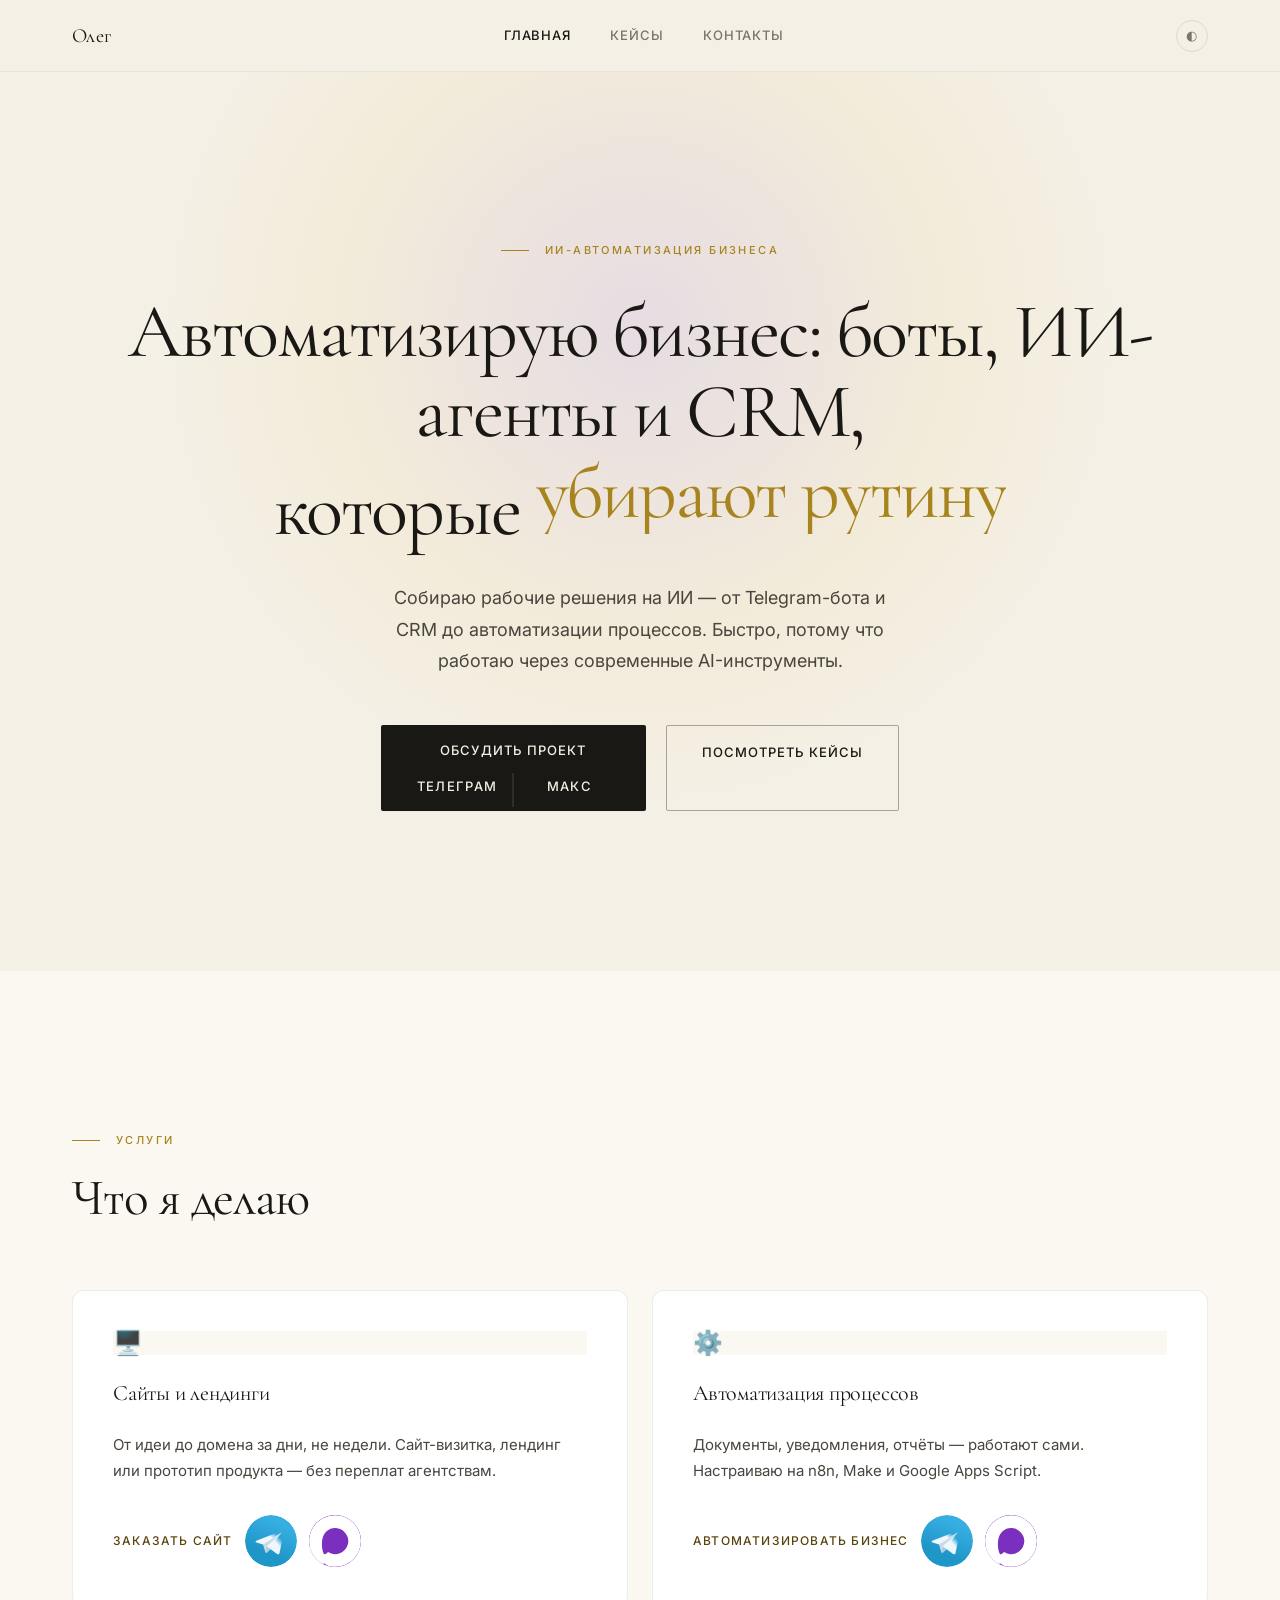
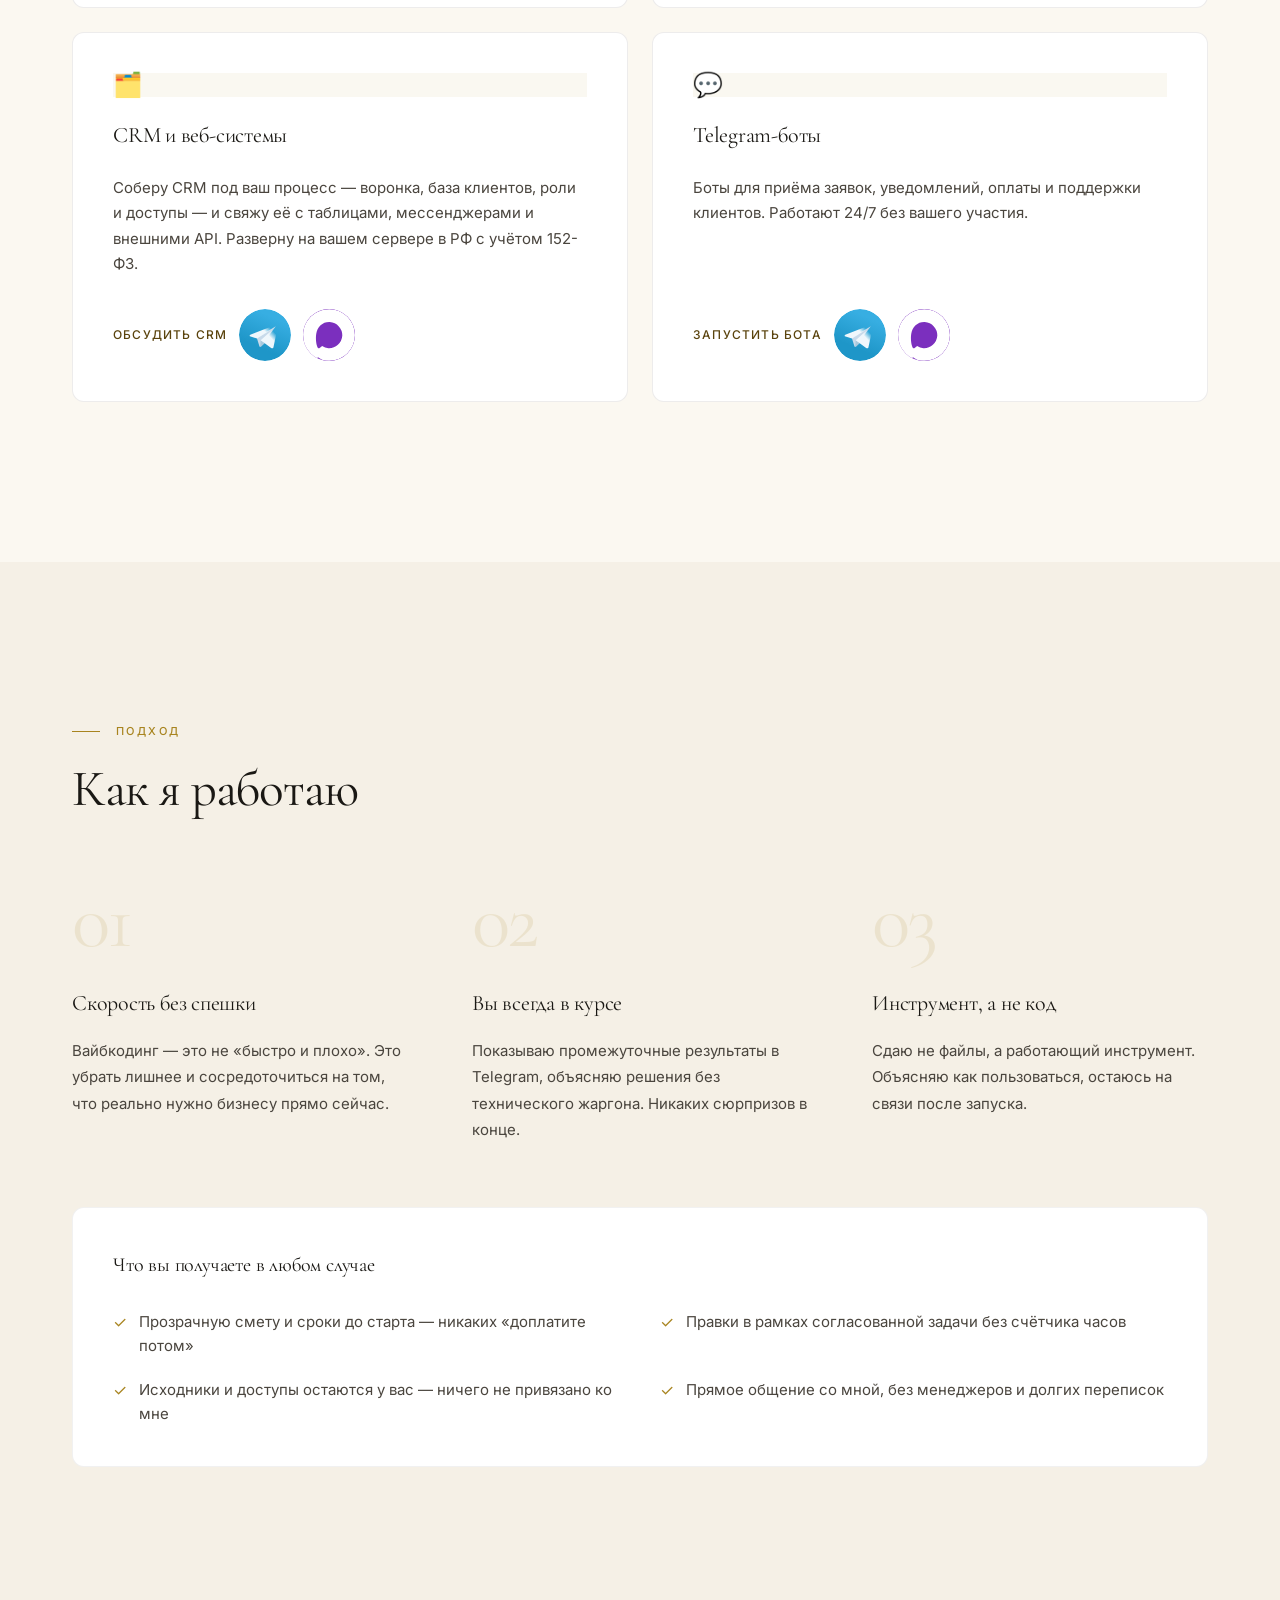
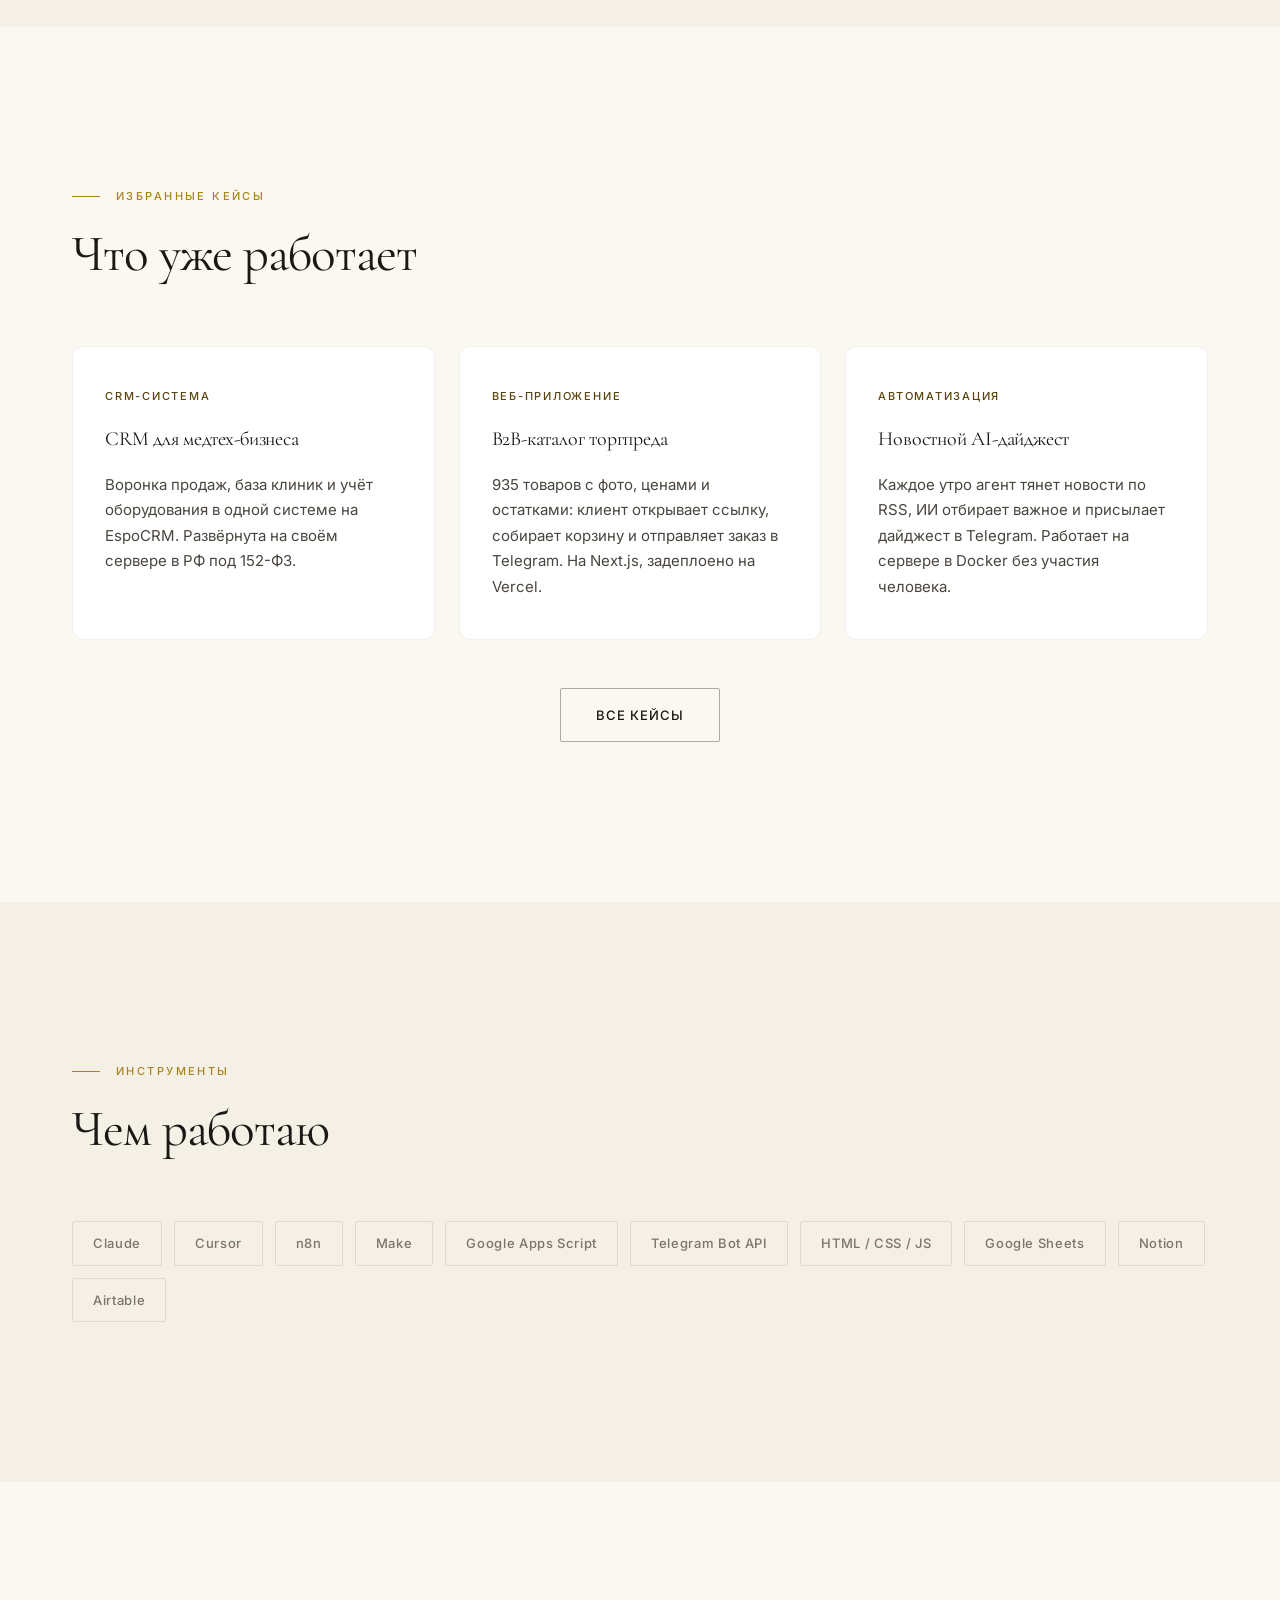
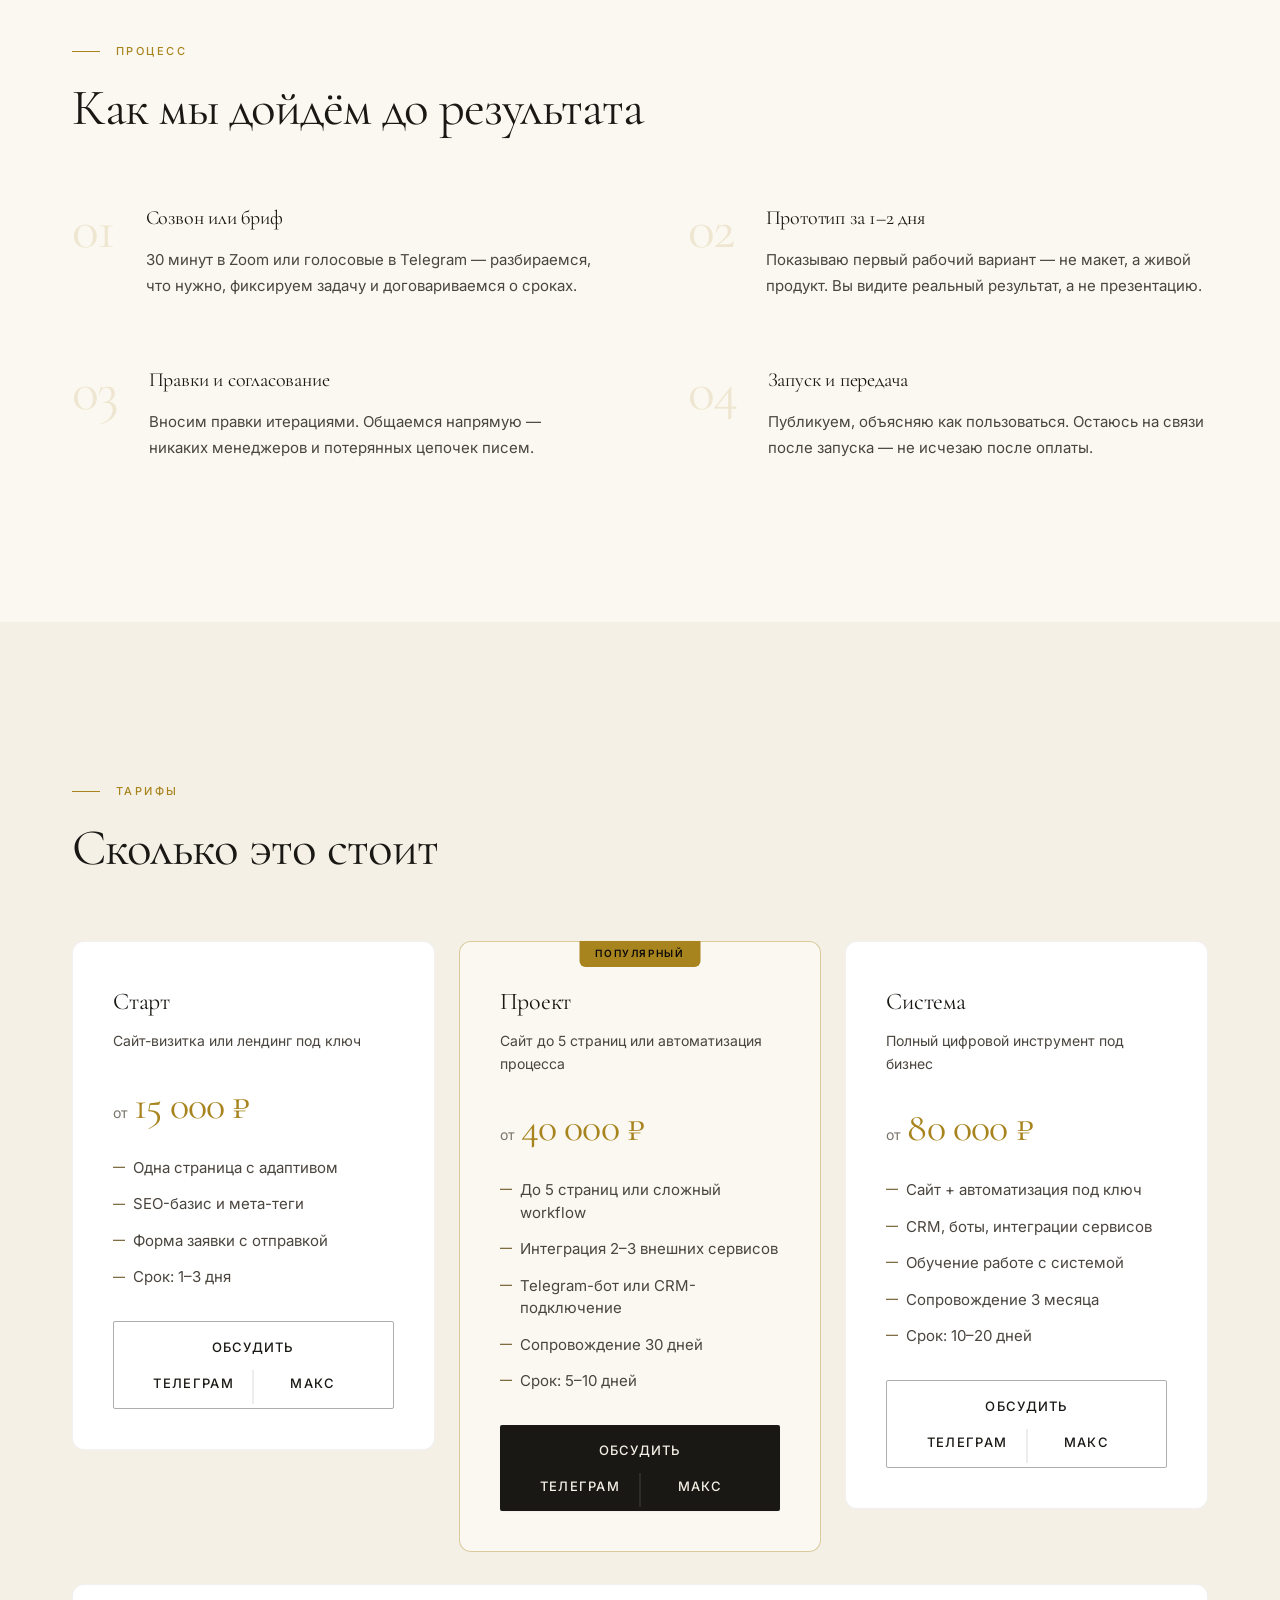
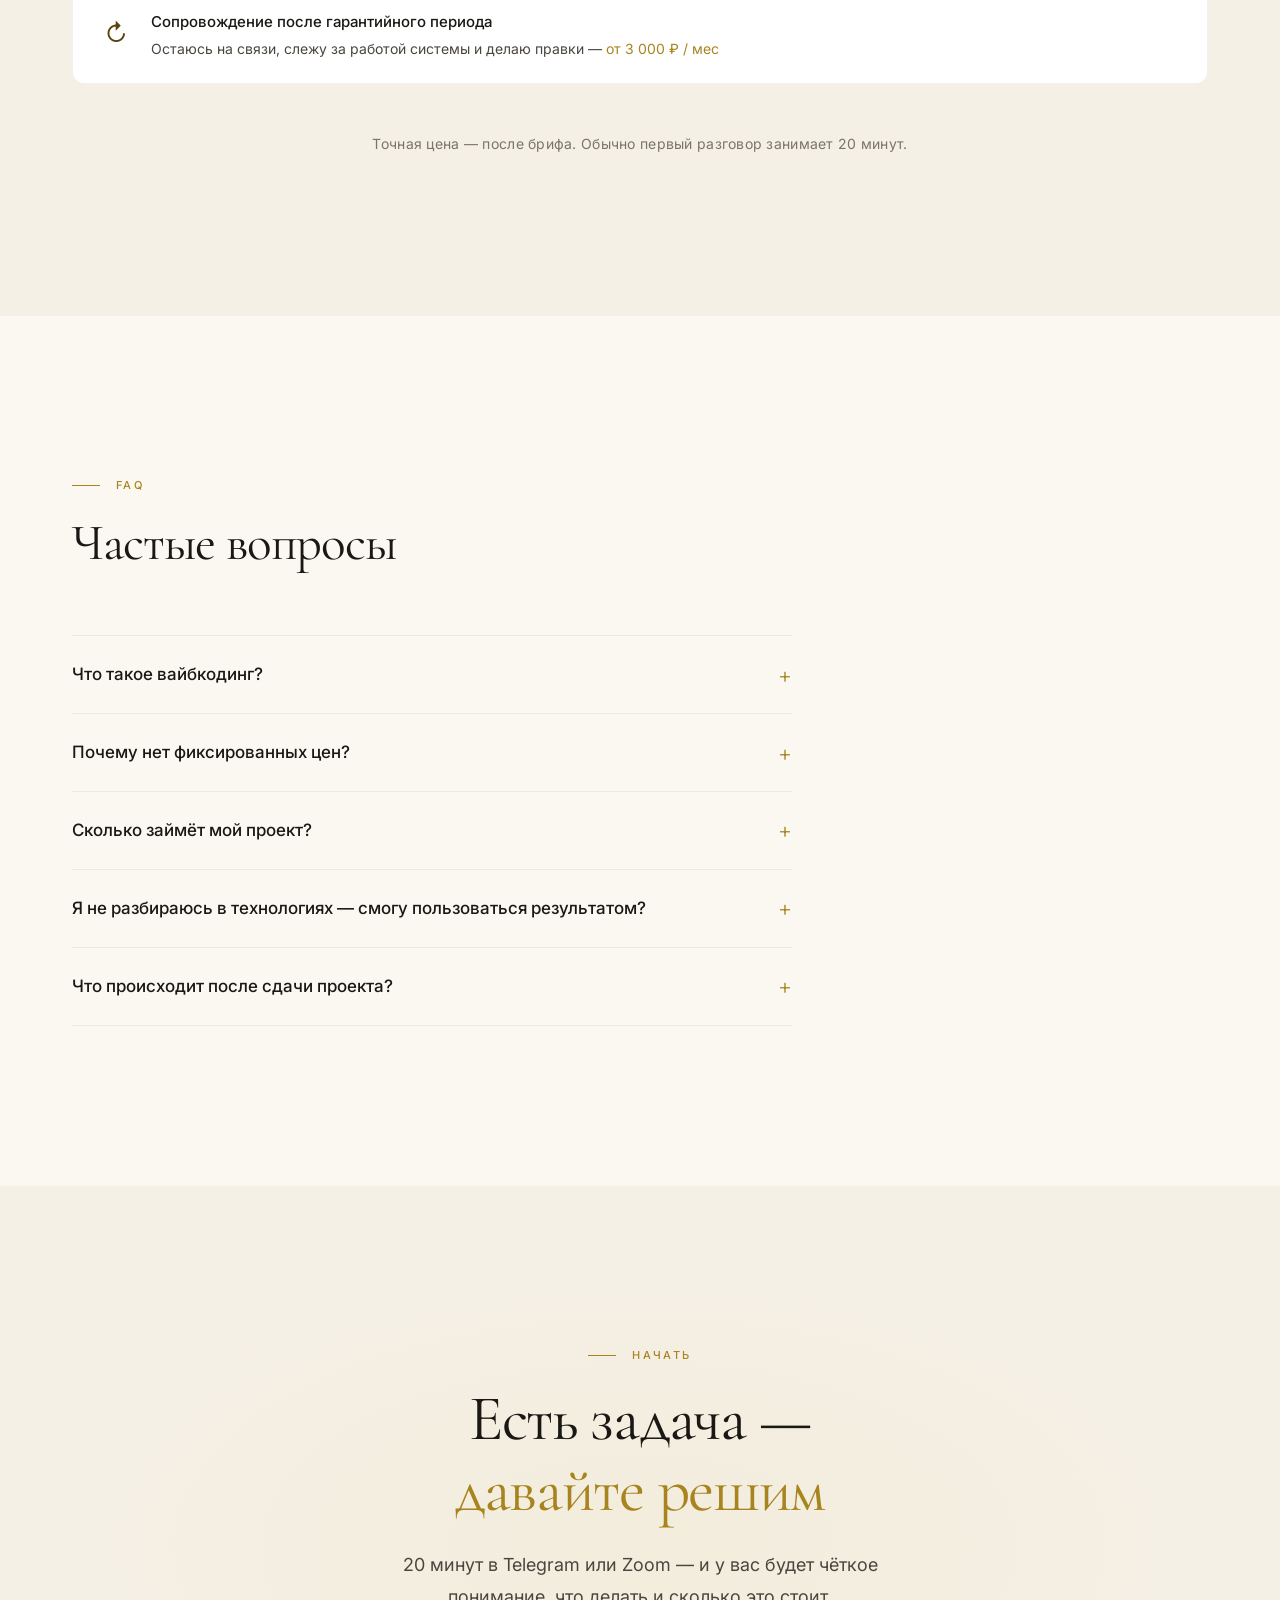
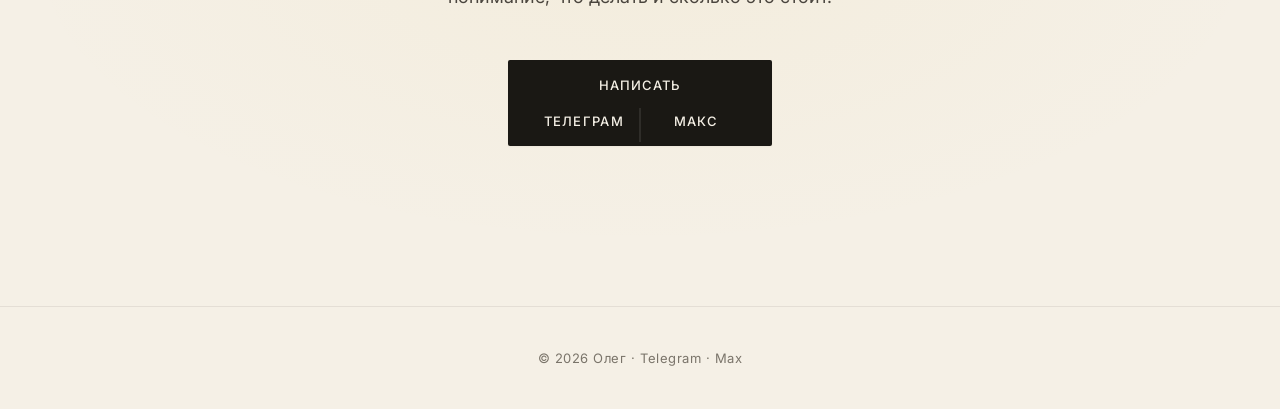
<file: index.html>
<!DOCTYPE html>
<html lang="ru" data-theme="light">
<head>
  <meta charset="UTF-8">
  <meta name="viewport" content="width=device-width, initial-scale=1.0">
  <title>Олег — вайбкодер и автоматизация бизнеса</title>
  <link rel="stylesheet" href="styles/main.css">
  <link rel="stylesheet" href="styles/theme-light.css">
</head>
<body>

  <header class="header">
    <div class="container">
      <a href="index.html" class="logo">Олег</a>
      <nav class="nav">
        <a href="index.html" class="nav__link nav__link--active">Главная</a>
        <a href="portfolio.html" class="nav__link">Кейсы</a>
        <a href="contacts.html" class="nav__link">Контакты</a>
      </nav>
      <button class="theme-toggle" id="themeToggle" aria-label="Сменить тему"></button>
    </div>
  </header>

  <main>

    <section class="hero">
      <div class="container">
        <p class="hero__eyebrow reveal">ИИ-автоматизация бизнеса</p>
        <h1 class="hero__title reveal" style="transition-delay:.1s">
          Автоматизирую бизнес: боты, ИИ-агенты и CRM,<br>
          которые <span class="accent">убирают рутину</span>
        </h1>
        <p class="hero__text reveal" style="transition-delay:.2s">
          Собираю рабочие решения на ИИ — от Telegram-бота и CRM до автоматизации
          процессов. Быстро, потому что работаю через современные AI-инструменты.
        </p>
        <div class="hero__actions reveal" style="transition-delay:.3s">
          <div class="btn-split btn-split--primary" role="group" aria-label="Обсудить проект">
            <span class="btn-split__label">Обсудить проект</span>
            <hr class="btn-split__divider" aria-hidden="true">
            <div class="btn-split__row">
              <a href="https://t.me/@ZhukOleh" class="btn-split__link" target="_blank" rel="noopener" aria-label="Обсудить проект в Телеграме">Телеграм</a>
              <a href="https://max.ru/u/f9LHodD0cOJXA9Ci3XGubfvMmAdkaWaahWprgo3wpwQgSghAZoPytolDWyc" class="btn-split__link" target="_blank" rel="noopener" aria-label="Обсудить проект в Макс">Макс</a>
            </div>
          </div>
          <a href="portfolio.html" class="btn btn--secondary">Посмотреть кейсы</a>
        </div>
      </div>
    </section>

    <section class="services">
      <div class="container">
        <p class="section-eyebrow reveal">Услуги</p>
        <h2 class="section-title reveal" style="transition-delay:.1s">Что я делаю</h2>
        <div class="services-grid reveal-group">

          <article class="service-card reveal">
            <div class="service-card__icon-wrap">🖥️</div>
            <h3 class="service-card__title">Сайты и лендинги</h3>
            <p class="service-card__text">От идеи до домена за дни, не недели. Сайт-визитка, лендинг или прототип продукта — без переплат агентствам.</p>
            <div class="msg-links" role="group" aria-label="Заказать сайт">
              <span class="msg-links__label">Заказать сайт</span>
              <a href="https://t.me/@ZhukOleh" class="msg-links__icon" target="_blank" rel="noopener" aria-label="Заказать сайт в Телеграме"><img src="icons/telegram.svg" alt="" width="52" height="52"></a>
              <a href="https://max.ru/u/f9LHodD0cOJXA9Ci3XGubfvMmAdkaWaahWprgo3wpwQgSghAZoPytolDWyc" class="msg-links__icon" target="_blank" rel="noopener" aria-label="Заказать сайт в Макс"><img src="icons/max.svg" alt="" width="52" height="52"></a>
            </div>
          </article>

          <article class="service-card reveal">
            <div class="service-card__icon-wrap">⚙️</div>
            <h3 class="service-card__title">Автоматизация процессов</h3>
            <p class="service-card__text">Документы, уведомления, отчёты — работают сами. Настраиваю на n8n, Make и Google Apps Script.</p>
            <div class="msg-links" role="group" aria-label="Автоматизировать бизнес">
              <span class="msg-links__label">Автоматизировать бизнес</span>
              <a href="https://t.me/@ZhukOleh" class="msg-links__icon" target="_blank" rel="noopener" aria-label="Автоматизировать бизнес в Телеграме"><img src="icons/telegram.svg" alt="" width="52" height="52"></a>
              <a href="https://max.ru/u/f9LHodD0cOJXA9Ci3XGubfvMmAdkaWaahWprgo3wpwQgSghAZoPytolDWyc" class="msg-links__icon" target="_blank" rel="noopener" aria-label="Автоматизировать бизнес в Макс"><img src="icons/max.svg" alt="" width="52" height="52"></a>
            </div>
          </article>

          <article class="service-card reveal">
            <div class="service-card__icon-wrap">🗂️</div>
            <h3 class="service-card__title">CRM и веб-системы</h3>
            <p class="service-card__text">Соберу CRM под ваш процесс — воронка, база клиентов, роли и доступы — и свяжу её с таблицами, мессенджерами и внешними API. Разверну на вашем сервере в РФ с учётом 152-ФЗ.</p>
            <div class="msg-links" role="group" aria-label="Обсудить CRM">
              <span class="msg-links__label">Обсудить CRM</span>
              <a href="https://t.me/@ZhukOleh" class="msg-links__icon" target="_blank" rel="noopener" aria-label="Обсудить CRM в Телеграме"><img src="icons/telegram.svg" alt="" width="52" height="52"></a>
              <a href="https://max.ru/u/f9LHodD0cOJXA9Ci3XGubfvMmAdkaWaahWprgo3wpwQgSghAZoPytolDWyc" class="msg-links__icon" target="_blank" rel="noopener" aria-label="Обсудить CRM в Макс"><img src="icons/max.svg" alt="" width="52" height="52"></a>
            </div>
          </article>

          <article class="service-card reveal">
            <div class="service-card__icon-wrap">💬</div>
            <h3 class="service-card__title">Telegram-боты</h3>
            <p class="service-card__text">Боты для приёма заявок, уведомлений, оплаты и поддержки клиентов. Работают 24/7 без вашего участия.</p>
            <div class="msg-links" role="group" aria-label="Запустить бота">
              <span class="msg-links__label">Запустить бота</span>
              <a href="https://t.me/@ZhukOleh" class="msg-links__icon" target="_blank" rel="noopener" aria-label="Запустить бота в Телеграме"><img src="icons/telegram.svg" alt="" width="52" height="52"></a>
              <a href="https://max.ru/u/f9LHodD0cOJXA9Ci3XGubfvMmAdkaWaahWprgo3wpwQgSghAZoPytolDWyc" class="msg-links__icon" target="_blank" rel="noopener" aria-label="Запустить бота в Макс"><img src="icons/max.svg" alt="" width="52" height="52"></a>
            </div>
          </article>

        </div>
      </div>
    </section>

    <section class="approach">
      <div class="container">
        <p class="section-eyebrow reveal">Подход</p>
        <h2 class="section-title reveal" style="transition-delay:.1s">Как я работаю</h2>
        <div class="approach-grid reveal-group">

          <div class="approach-item reveal">
            <span class="approach-item__num">01</span>
            <h3 class="approach-item__title">Скорость без спешки</h3>
            <p class="approach-item__text">Вайбкодинг — это не «быстро и плохо». Это убрать лишнее и сосредоточиться на том, что реально нужно бизнесу прямо сейчас.</p>
          </div>

          <div class="approach-item reveal">
            <span class="approach-item__num">02</span>
            <h3 class="approach-item__title">Вы всегда в курсе</h3>
            <p class="approach-item__text">Показываю промежуточные результаты в Telegram, объясняю решения без технического жаргона. Никаких сюрпризов в конце.</p>
          </div>

          <div class="approach-item reveal">
            <span class="approach-item__num">03</span>
            <h3 class="approach-item__title">Инструмент, а не код</h3>
            <p class="approach-item__text">Сдаю не файлы, а работающий инструмент. Объясняю как пользоваться, остаюсь на связи после запуска.</p>
          </div>

        </div>

        <div class="guarantees reveal">
          <h3 class="guarantees__title">Что вы получаете в любом случае</h3>
          <ul class="guarantees__list">
            <li class="guarantees__item">Прозрачную смету и сроки до старта — никаких «доплатите потом»</li>
            <li class="guarantees__item">Правки в рамках согласованной задачи без счётчика часов</li>
            <li class="guarantees__item">Исходники и доступы остаются у вас — ничего не привязано ко мне</li>
            <li class="guarantees__item">Прямое общение со мной, без менеджеров и долгих переписок</li>
          </ul>
        </div>
      </div>
    </section>

    <section class="cases">
      <div class="container">
        <p class="section-eyebrow reveal">Избранные кейсы</p>
        <h2 class="section-title reveal" style="transition-delay:.1s">Что уже работает</h2>
        <div class="cases-grid reveal-group">

          <a href="portfolio.html" class="case-card reveal">
            <span class="case-card__tag">CRM-система</span>
            <h3 class="case-card__title">CRM для медтех-бизнеса</h3>
            <p class="case-card__text">Воронка продаж, база клиник и учёт оборудования в одной системе на EspoCRM. Развёрнута на своём сервере в РФ под 152-ФЗ.</p>
          </a>

          <a href="portfolio.html" class="case-card reveal">
            <span class="case-card__tag">Веб-приложение</span>
            <h3 class="case-card__title">B2B-каталог торгпреда</h3>
            <p class="case-card__text">935 товаров с фото, ценами и остатками: клиент открывает ссылку, собирает корзину и отправляет заказ в Telegram. На Next.js, задеплоено на Vercel.</p>
          </a>

          <a href="portfolio.html" class="case-card reveal">
            <span class="case-card__tag">Автоматизация</span>
            <h3 class="case-card__title">Новостной AI-дайджест</h3>
            <p class="case-card__text">Каждое утро агент тянет новости по RSS, ИИ отбирает важное и присылает дайджест в Telegram. Работает на сервере в Docker без участия человека.</p>
          </a>

        </div>
        <div class="cases__more reveal">
          <a href="portfolio.html" class="btn btn--secondary">Все кейсы</a>
        </div>
      </div>
    </section>

    <!-- ============================================================
         СЕКЦИЯ «ОТЗЫВЫ» — СКРЫТА до наполнения реальными отзывами.
         КАК РАСКРЫТЬ: ниже секция обёрнута во второй HTML-комментарий
         (строки «открыть комментарий» и «закрыть комментарий» вокруг
         тега section). Удали обе эти строки-обёртки — секция станет видимой.
         Затем замени плейсхолдеры в карточках на реальные отзывы.
         Раскрывать, когда наберётся не меньше 2 настоящих отзывов.
         НЕ выдумывать отзывы, имена и цитаты.
         Чтобы добавить ещё отзыв — скопируй один article.review-card.
         ============================================================ -->
    <!--
    <section class="reviews">
      <div class="container">
        <p class="section-eyebrow reveal">Отзывы</p>
        <h2 class="section-title reveal" style="transition-delay:.1s">Что говорят клиенты</h2>
        <div class="reviews-grid reveal-group">

          <article class="review-card reveal">
            <p class="review-card__text">«ПЛЕЙСХОЛДЕР: текст отзыва живыми словами клиента — что было нужно, что получилось, как прошла работа.»</p>
            <div class="review-card__author">
              <span class="review-card__name">ПЛЕЙСХОЛДЕР: Имя</span>
              <span class="review-card__role">ПЛЕЙСХОЛДЕР: роль или проект</span>
            </div>
          </article>

          <article class="review-card reveal">
            <p class="review-card__text">«ПЛЕЙСХОЛДЕР: текст второго отзыва живыми словами клиента.»</p>
            <div class="review-card__author">
              <span class="review-card__name">ПЛЕЙСХОЛДЕР: Имя</span>
              <span class="review-card__role">ПЛЕЙСХОЛДЕР: роль или проект</span>
            </div>
          </article>

        </div>
      </div>
    </section>
    -->

    <section class="stack">
      <div class="container">
        <p class="section-eyebrow reveal">Инструменты</p>
        <h2 class="section-title reveal" style="transition-delay:.1s">Чем работаю</h2>
        <div class="stack-grid reveal-group">
          <div class="stack-item reveal">Claude</div>
          <div class="stack-item reveal">Cursor</div>
          <div class="stack-item reveal">n8n</div>
          <div class="stack-item reveal">Make</div>
          <div class="stack-item reveal">Google Apps Script</div>
          <div class="stack-item reveal">Telegram Bot API</div>
          <div class="stack-item reveal">HTML / CSS / JS</div>
          <div class="stack-item reveal">Google Sheets</div>
          <div class="stack-item reveal">Notion</div>
          <div class="stack-item reveal">Airtable</div>
        </div>
      </div>
    </section>

    <section class="process">
      <div class="container">
        <p class="section-eyebrow reveal">Процесс</p>
        <h2 class="section-title reveal" style="transition-delay:.1s">Как мы дойдём до результата</h2>
        <div class="process-steps reveal-group">

          <div class="process-step reveal">
            <span class="process-step__num">01</span>
            <div class="process-step__body">
              <h3 class="process-step__title">Созвон или бриф</h3>
              <p class="process-step__text">30 минут в Zoom или голосовые в Telegram — разбираемся, что нужно, фиксируем задачу и договариваемся о сроках.</p>
            </div>
          </div>

          <div class="process-step reveal">
            <span class="process-step__num">02</span>
            <div class="process-step__body">
              <h3 class="process-step__title">Прототип за 1–2 дня</h3>
              <p class="process-step__text">Показываю первый рабочий вариант — не макет, а живой продукт. Вы видите реальный результат, а не презентацию.</p>
            </div>
          </div>

          <div class="process-step reveal">
            <span class="process-step__num">03</span>
            <div class="process-step__body">
              <h3 class="process-step__title">Правки и согласование</h3>
              <p class="process-step__text">Вносим правки итерациями. Общаемся напрямую — никаких менеджеров и потерянных цепочек писем.</p>
            </div>
          </div>

          <div class="process-step reveal">
            <span class="process-step__num">04</span>
            <div class="process-step__body">
              <h3 class="process-step__title">Запуск и передача</h3>
              <p class="process-step__text">Публикуем, объясняю как пользоваться. Остаюсь на связи после запуска — не исчезаю после оплаты.</p>
            </div>
          </div>

        </div>
      </div>
    </section>

    <section class="pricing">
      <div class="container">
        <p class="section-eyebrow reveal">Тарифы</p>
        <h2 class="section-title reveal" style="transition-delay:.1s">Сколько это стоит</h2>
        <div class="pricing-grid reveal-group">

          <article class="pricing-card reveal">
            <div class="pricing-card__header">
              <h3 class="pricing-card__name">Старт</h3>
              <p class="pricing-card__desc">Сайт-визитка или лендинг под ключ</p>
            </div>
            <div class="pricing-card__price">
              <span class="pricing-card__from">от</span>
              <span class="pricing-card__amount">15 000 ₽</span>
            </div>
            <ul class="pricing-card__features">
              <li>Одна страница с адаптивом</li>
              <li>SEO-базис и мета-теги</li>
              <li>Форма заявки с отправкой</li>
              <li>Срок: 1–3 дня</li>
            </ul>
            <div class="btn-split btn-split--secondary" role="group" aria-label="Обсудить тариф Старт">
              <span class="btn-split__label">Обсудить</span>
              <hr class="btn-split__divider" aria-hidden="true">
              <div class="btn-split__row">
                <a href="https://t.me/@ZhukOleh" class="btn-split__link" target="_blank" rel="noopener" aria-label="Обсудить в Телеграме">Телеграм</a>
                <a href="https://max.ru/u/f9LHodD0cOJXA9Ci3XGubfvMmAdkaWaahWprgo3wpwQgSghAZoPytolDWyc" class="btn-split__link" target="_blank" rel="noopener" aria-label="Обсудить в Макс">Макс</a>
              </div>
            </div>
          </article>

          <article class="pricing-card pricing-card--featured reveal">
            <div class="pricing-card__badge">Популярный</div>
            <div class="pricing-card__header">
              <h3 class="pricing-card__name">Проект</h3>
              <p class="pricing-card__desc">Сайт до 5 страниц или автоматизация процесса</p>
            </div>
            <div class="pricing-card__price">
              <span class="pricing-card__from">от</span>
              <span class="pricing-card__amount">40 000 ₽</span>
            </div>
            <ul class="pricing-card__features">
              <li>До 5 страниц или сложный workflow</li>
              <li>Интеграция 2–3 внешних сервисов</li>
              <li>Telegram-бот или CRM-подключение</li>
              <li>Сопровождение 30 дней</li>
              <li>Срок: 5–10 дней</li>
            </ul>
            <div class="btn-split btn-split--primary" role="group" aria-label="Обсудить тариф Проект">
              <span class="btn-split__label">Обсудить</span>
              <hr class="btn-split__divider" aria-hidden="true">
              <div class="btn-split__row">
                <a href="https://t.me/@ZhukOleh" class="btn-split__link" target="_blank" rel="noopener" aria-label="Обсудить в Телеграме">Телеграм</a>
                <a href="https://max.ru/u/f9LHodD0cOJXA9Ci3XGubfvMmAdkaWaahWprgo3wpwQgSghAZoPytolDWyc" class="btn-split__link" target="_blank" rel="noopener" aria-label="Обсудить в Макс">Макс</a>
              </div>
            </div>
          </article>

          <article class="pricing-card reveal">
            <div class="pricing-card__header">
              <h3 class="pricing-card__name">Система</h3>
              <p class="pricing-card__desc">Полный цифровой инструмент под бизнес</p>
            </div>
            <div class="pricing-card__price">
              <span class="pricing-card__from">от</span>
              <span class="pricing-card__amount">80 000 ₽</span>
            </div>
            <ul class="pricing-card__features">
              <li>Сайт + автоматизация под ключ</li>
              <li>CRM, боты, интеграции сервисов</li>
              <li>Обучение работе с системой</li>
              <li>Сопровождение 3 месяца</li>
              <li>Срок: 10–20 дней</li>
            </ul>
            <div class="btn-split btn-split--secondary" role="group" aria-label="Обсудить тариф Система">
              <span class="btn-split__label">Обсудить</span>
              <hr class="btn-split__divider" aria-hidden="true">
              <div class="btn-split__row">
                <a href="https://t.me/@ZhukOleh" class="btn-split__link" target="_blank" rel="noopener" aria-label="Обсудить в Телеграме">Телеграм</a>
                <a href="https://max.ru/u/f9LHodD0cOJXA9Ci3XGubfvMmAdkaWaahWprgo3wpwQgSghAZoPytolDWyc" class="btn-split__link" target="_blank" rel="noopener" aria-label="Обсудить в Макс">Макс</a>
              </div>
            </div>
          </article>

        </div>
        <div class="pricing-support reveal">
          <span class="pricing-support__icon">↻</span>
          <div class="pricing-support__body">
            <strong class="pricing-support__title">Сопровождение после гарантийного периода</strong>
            <span class="pricing-support__text">Остаюсь на связи, слежу за работой системы и делаю правки — <span class="accent">от 3 000 ₽ / мес</span></span>
          </div>
        </div>
        <p class="pricing-note">Точная цена — после брифа. Обычно первый разговор занимает 20 минут.</p>
      </div>
    </section>

    <section class="faq">
      <div class="container">
        <p class="section-eyebrow reveal">FAQ</p>
        <h2 class="section-title reveal" style="transition-delay:.1s">Частые вопросы</h2>
        <div class="faq-list reveal-group">

          <details class="faq-item reveal">
            <summary class="faq-item__question">Что такое вайбкодинг?</summary>
            <div class="faq-item__answer">
              <p>Вайбкодинг — это подход к разработке, при котором AI-инструменты берут на себя рутину написания кода, а я направляю процесс, принимаю решения и слежу за качеством. Результат: скорость в 5–10 раз выше, чем при классической разработке — при том же уровне надёжности.</p>
            </div>
          </details>

          <details class="faq-item reveal">
            <summary class="faq-item__question">Почему нет фиксированных цен?</summary>
            <div class="faq-item__answer">
              <p>Потому что у каждого бизнеса своя ситуация. Два похожих проекта могут стоить по-разному из-за интеграций, объёма контента и сроков. Цены выше — диапазон, чтобы понимать порядок суммы. Точную цифру называю после короткого разговора.</p>
            </div>
          </details>

          <details class="faq-item reveal">
            <summary class="faq-item__question">Сколько займёт мой проект?</summary>
            <div class="faq-item__answer">
              <p>Зависит от задачи. Простой лендинг — 1–3 дня. Проект с интеграциями — 5–10 дней. Комплексная система — 10–20 дней. Всегда называю реальные сроки до начала работы и придерживаюсь их.</p>
            </div>
          </details>

          <details class="faq-item reveal">
            <summary class="faq-item__question">Я не разбираюсь в технологиях — смогу пользоваться результатом?</summary>
            <div class="faq-item__answer">
              <p>Да. Я сдаю не «код», а работающий инструмент с понятной инструкцией. Объясняю как пользоваться без технического жаргона. Если что-то пойдёт не так после запуска — я на связи.</p>
            </div>
          </details>

          <details class="faq-item reveal">
            <summary class="faq-item__question">Что происходит после сдачи проекта?</summary>
            <div class="faq-item__answer">
              <p>Не исчезаю. В зависимости от тарифа — от 30 дней до 3 месяцев сопровождения включено в стоимость. Дальше — по договорённости: можно продолжить как ретейнер или обращаться по мере необходимости.</p>
            </div>
          </details>

        </div>
      </div>
    </section>

    <section class="final-cta">
      <div class="container">
        <p class="section-eyebrow reveal">Начать</p>
        <h2 class="final-cta__title reveal" style="transition-delay:.1s">Есть задача —<br><span class="accent">давайте решим</span></h2>
        <p class="final-cta__text reveal" style="transition-delay:.2s">20 минут в Telegram или Zoom — и у вас будет чёткое понимание, что делать и сколько это стоит.</p>
        <div class="btn-split btn-split--primary reveal" style="transition-delay:.3s" role="group" aria-label="Написать">
          <span class="btn-split__label">Написать</span>
          <hr class="btn-split__divider" aria-hidden="true">
          <div class="btn-split__row">
            <a href="https://t.me/@ZhukOleh" class="btn-split__link" target="_blank" rel="noopener" aria-label="Написать в Телеграме">Телеграм</a>
            <a href="https://max.ru/u/f9LHodD0cOJXA9Ci3XGubfvMmAdkaWaahWprgo3wpwQgSghAZoPytolDWyc" class="btn-split__link" target="_blank" rel="noopener" aria-label="Написать в Макс">Макс</a>
          </div>
        </div>
      </div>
    </section>

  </main>

  <footer class="footer">
    <div class="container">
      <p>© 2026 Олег · <a href="https://t.me/@ZhukOleh" target="_blank" rel="noopener">Telegram</a> · <a href="https://max.ru/u/f9LHodD0cOJXA9Ci3XGubfvMmAdkaWaahWprgo3wpwQgSghAZoPytolDWyc" target="_blank" rel="noopener">Max</a></p>
    </div>
  </footer>

  <script>
    (function () {
      var html = document.documentElement;
      var btn = document.getElementById('themeToggle');
      var saved = localStorage.getItem('site-theme');
      if (saved) html.setAttribute('data-theme', saved);
      btn.addEventListener('click', function () {
        var next = html.getAttribute('data-theme') === 'light' ? 'dark' : 'light';
        html.setAttribute('data-theme', next);
        localStorage.setItem('site-theme', next);
      });
    }());

    // FAQ: при открытии одного пункта закрываем остальные
    document.querySelectorAll('.faq-item').forEach(function (item) {
      item.addEventListener('toggle', function () {
        if (item.open) {
          document.querySelectorAll('.faq-item').forEach(function (other) {
            if (other !== item) other.open = false;
          });
        }
      });
    });
  </script>
  <script src="scripts/animations.js"></script>

</body>
</html>
</file>
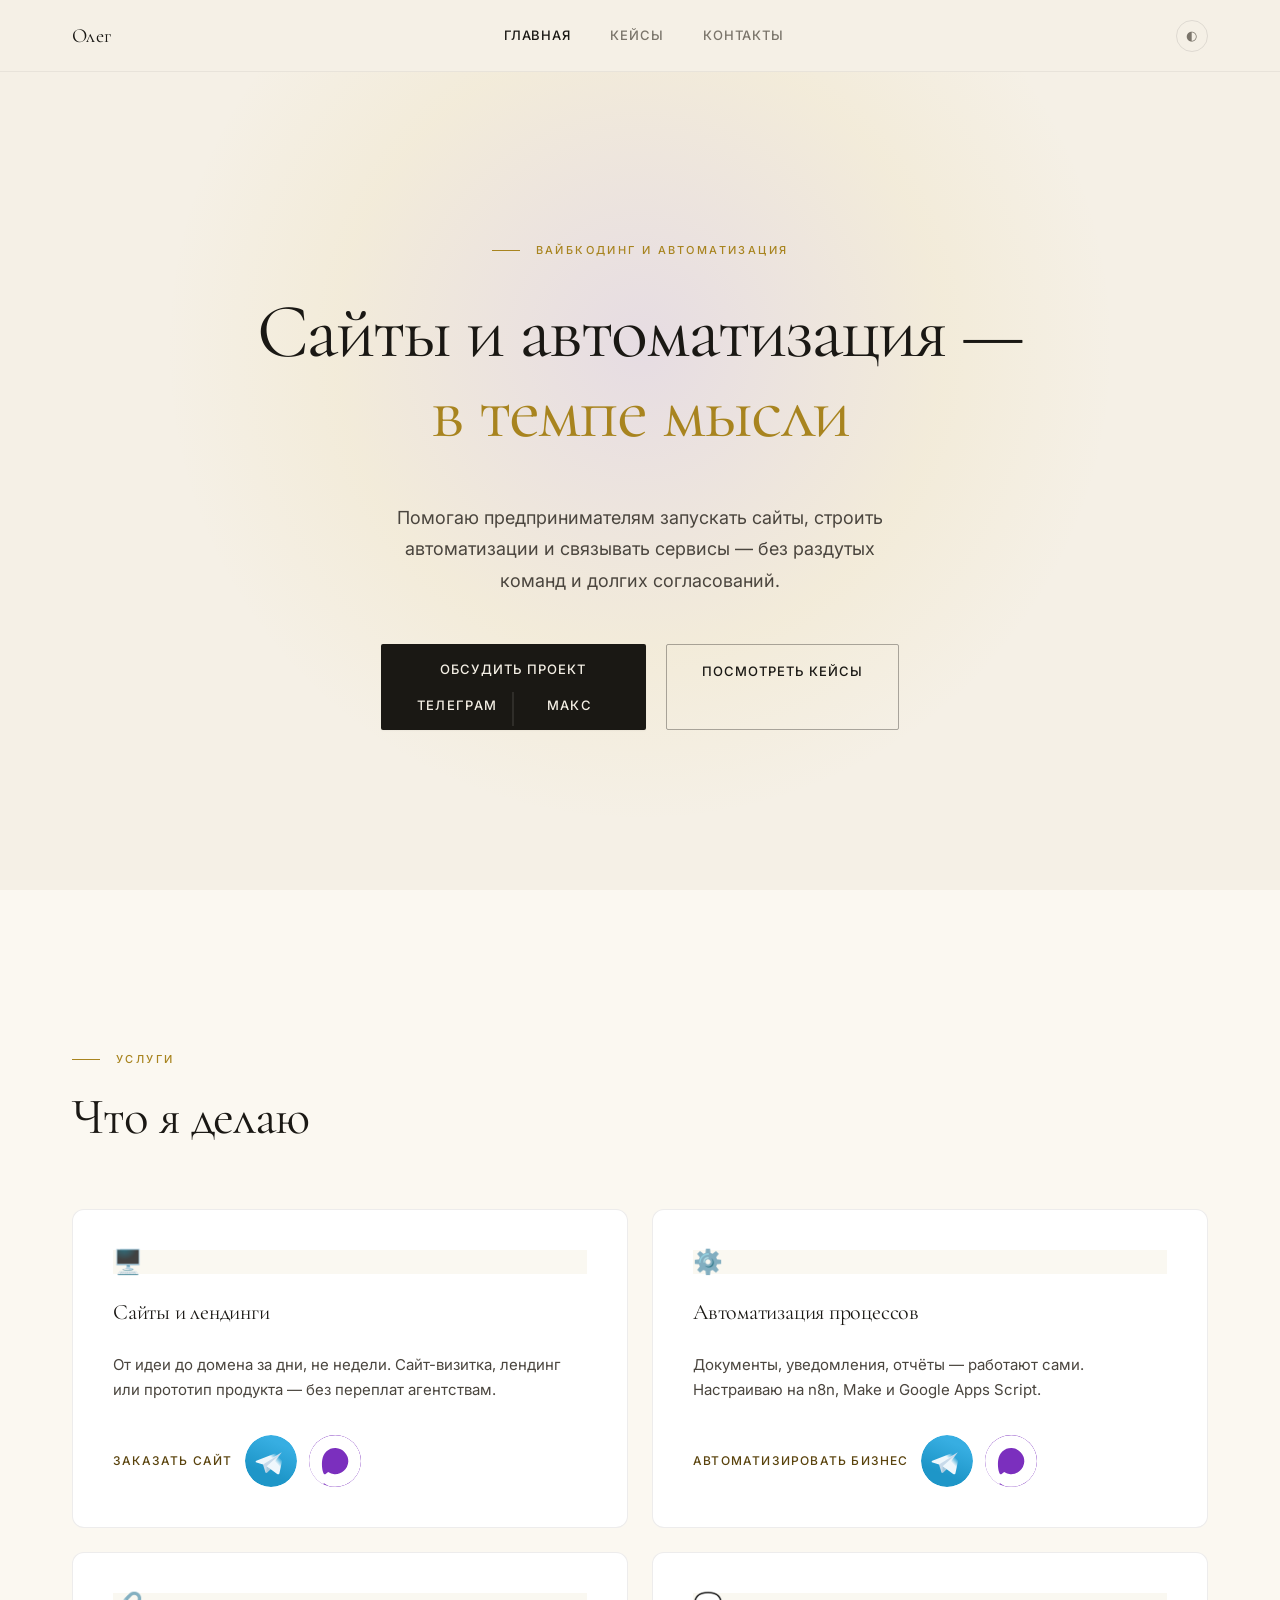
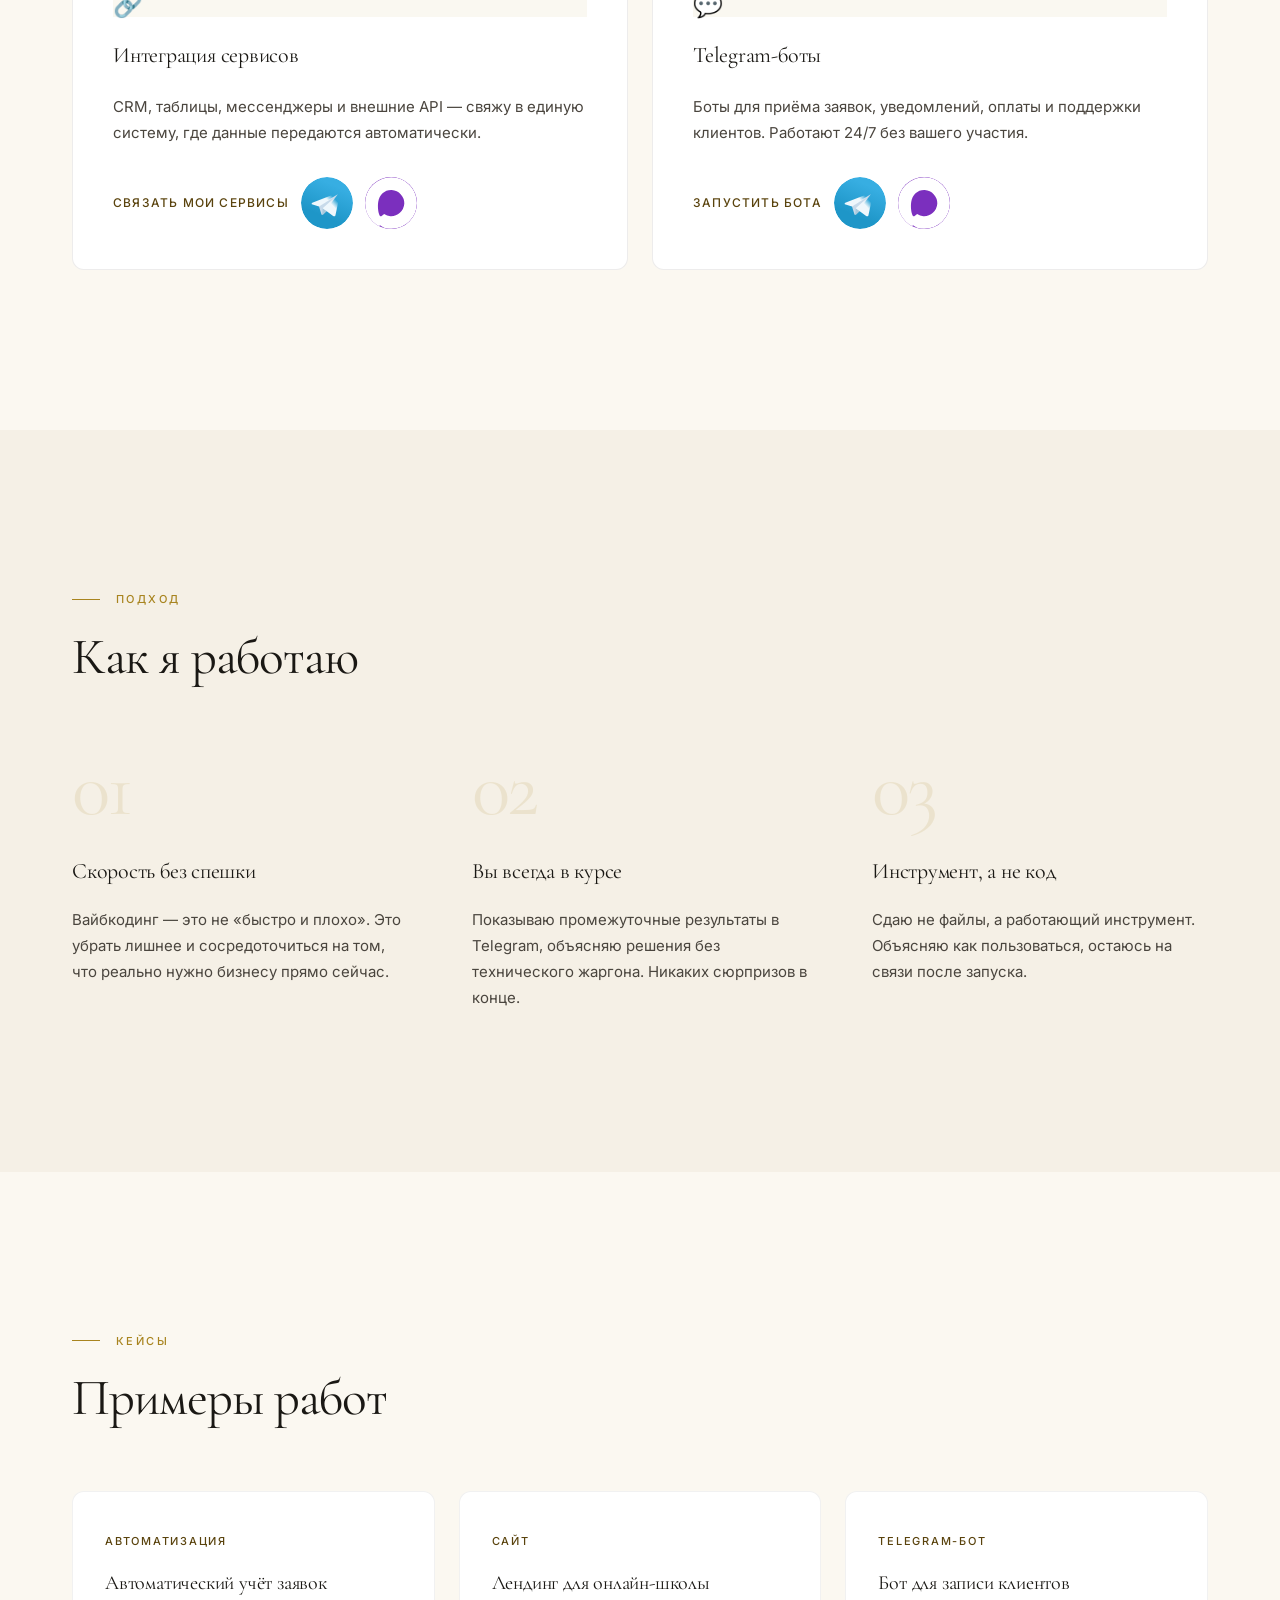
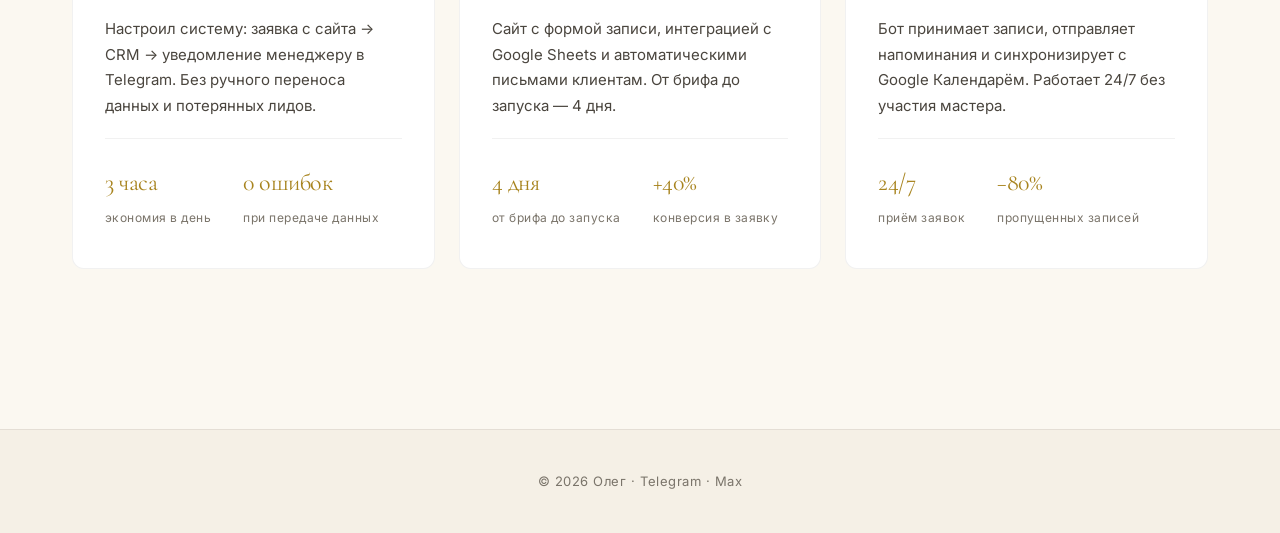
<file: light/index.html>
<!DOCTYPE html>
<html lang="ru" data-theme="light">
<head>
  <meta charset="UTF-8">
  <meta name="viewport" content="width=device-width, initial-scale=1.0">
  <title>Олег — вайбкодер и автоматизация бизнеса</title>
  <link rel="stylesheet" href="../styles/main.css">
  <link rel="stylesheet" href="../styles/theme-light.css">
</head>
<body>

  <header class="header">
    <div class="container">
      <a href="index.html" class="logo">Олег</a>
      <nav class="nav">
        <a href="index.html" class="nav__link nav__link--active">Главная</a>
        <a href="../portfolio.html" class="nav__link">Кейсы</a>
        <a href="../contacts.html" class="nav__link">Контакты</a>
      </nav>
      <button class="theme-toggle" id="themeToggle" aria-label="Сменить тему"></button>
    </div>
  </header>

  <main>

    <section class="hero">
      <div class="container">
        <p class="hero__eyebrow">Вайбкодинг и автоматизация</p>
        <h1 class="hero__title">
          Сайты и автоматизация —<br>
          <span class="accent">в темпе мысли</span>
        </h1>
        <p class="hero__text">
          Помогаю предпринимателям запускать сайты, строить автоматизации
          и связывать сервисы — без раздутых команд и долгих согласований.
        </p>
        <div class="hero__actions">
          <div class="btn-split btn-split--primary" role="group" aria-label="Обсудить проект">
            <span class="btn-split__label">Обсудить проект</span>
            <hr class="btn-split__divider" aria-hidden="true">
            <div class="btn-split__row">
              <a href="https://t.me/@ZhukOleh" class="btn-split__link" target="_blank" rel="noopener" aria-label="Обсудить проект в Телеграме">Телеграм</a>
              <a href="https://max.ru/u/f9LHodD0cOJXA9Ci3XGubfvMmAdkaWaahWprgo3wpwQgSghAZoPytolDWyc" class="btn-split__link" target="_blank" rel="noopener" aria-label="Обсудить проект в Макс">Макс</a>
            </div>
          </div>
          <a href="../portfolio.html" class="btn btn--secondary">Посмотреть кейсы</a>
        </div>
      </div>
    </section>

    <section class="services">
      <div class="container">
        <p class="section-eyebrow">Услуги</p>
        <h2 class="section-title">Что я делаю</h2>
        <div class="services-grid">

          <article class="service-card">
            <div class="service-card__icon-wrap">🖥️</div>
            <h3 class="service-card__title">Сайты и лендинги</h3>
            <p class="service-card__text">От идеи до домена за дни, не недели. Сайт-визитка, лендинг или прототип продукта — без переплат агентствам.</p>
            <div class="msg-links" role="group" aria-label="Заказать сайт">
              <span class="msg-links__label">Заказать сайт</span>
              <a href="https://t.me/@ZhukOleh" class="msg-links__icon" target="_blank" rel="noopener" aria-label="Заказать сайт в Телеграме"><img src="../icons/telegram.svg" alt="" width="52" height="52"></a>
              <a href="https://max.ru/u/f9LHodD0cOJXA9Ci3XGubfvMmAdkaWaahWprgo3wpwQgSghAZoPytolDWyc" class="msg-links__icon" target="_blank" rel="noopener" aria-label="Заказать сайт в Макс"><img src="../icons/max.svg" alt="" width="52" height="52"></a>
            </div>
          </article>

          <article class="service-card">
            <div class="service-card__icon-wrap">⚙️</div>
            <h3 class="service-card__title">Автоматизация процессов</h3>
            <p class="service-card__text">Документы, уведомления, отчёты — работают сами. Настраиваю на n8n, Make и Google Apps Script.</p>
            <div class="msg-links" role="group" aria-label="Автоматизировать бизнес">
              <span class="msg-links__label">Автоматизировать бизнес</span>
              <a href="https://t.me/@ZhukOleh" class="msg-links__icon" target="_blank" rel="noopener" aria-label="Автоматизировать бизнес в Телеграме"><img src="../icons/telegram.svg" alt="" width="52" height="52"></a>
              <a href="https://max.ru/u/f9LHodD0cOJXA9Ci3XGubfvMmAdkaWaahWprgo3wpwQgSghAZoPytolDWyc" class="msg-links__icon" target="_blank" rel="noopener" aria-label="Автоматизировать бизнес в Макс"><img src="../icons/max.svg" alt="" width="52" height="52"></a>
            </div>
          </article>

          <article class="service-card">
            <div class="service-card__icon-wrap">🔗</div>
            <h3 class="service-card__title">Интеграция сервисов</h3>
            <p class="service-card__text">CRM, таблицы, мессенджеры и внешние API — свяжу в единую систему, где данные передаются автоматически.</p>
            <div class="msg-links" role="group" aria-label="Связать мои сервисы">
              <span class="msg-links__label">Связать мои сервисы</span>
              <a href="https://t.me/@ZhukOleh" class="msg-links__icon" target="_blank" rel="noopener" aria-label="Связать сервисы в Телеграме"><img src="../icons/telegram.svg" alt="" width="52" height="52"></a>
              <a href="https://max.ru/u/f9LHodD0cOJXA9Ci3XGubfvMmAdkaWaahWprgo3wpwQgSghAZoPytolDWyc" class="msg-links__icon" target="_blank" rel="noopener" aria-label="Связать сервисы в Макс"><img src="../icons/max.svg" alt="" width="52" height="52"></a>
            </div>
          </article>

          <article class="service-card">
            <div class="service-card__icon-wrap">💬</div>
            <h3 class="service-card__title">Telegram-боты</h3>
            <p class="service-card__text">Боты для приёма заявок, уведомлений, оплаты и поддержки клиентов. Работают 24/7 без вашего участия.</p>
            <div class="msg-links" role="group" aria-label="Запустить бота">
              <span class="msg-links__label">Запустить бота</span>
              <a href="https://t.me/@ZhukOleh" class="msg-links__icon" target="_blank" rel="noopener" aria-label="Запустить бота в Телеграме"><img src="../icons/telegram.svg" alt="" width="52" height="52"></a>
              <a href="https://max.ru/u/f9LHodD0cOJXA9Ci3XGubfvMmAdkaWaahWprgo3wpwQgSghAZoPytolDWyc" class="msg-links__icon" target="_blank" rel="noopener" aria-label="Запустить бота в Макс"><img src="../icons/max.svg" alt="" width="52" height="52"></a>
            </div>
          </article>

        </div>
      </div>
    </section>

    <section class="approach">
      <div class="container">
        <p class="section-eyebrow">Подход</p>
        <h2 class="section-title">Как я работаю</h2>
        <div class="approach-grid">

          <div class="approach-item">
            <span class="approach-item__num">01</span>
            <h3 class="approach-item__title">Скорость без спешки</h3>
            <p class="approach-item__text">Вайбкодинг — это не «быстро и плохо». Это убрать лишнее и сосредоточиться на том, что реально нужно бизнесу прямо сейчас.</p>
          </div>

          <div class="approach-item">
            <span class="approach-item__num">02</span>
            <h3 class="approach-item__title">Вы всегда в курсе</h3>
            <p class="approach-item__text">Показываю промежуточные результаты в Telegram, объясняю решения без технического жаргона. Никаких сюрпризов в конце.</p>
          </div>

          <div class="approach-item">
            <span class="approach-item__num">03</span>
            <h3 class="approach-item__title">Инструмент, а не код</h3>
            <p class="approach-item__text">Сдаю не файлы, а работающий инструмент. Объясняю как пользоваться, остаюсь на связи после запуска.</p>
          </div>

        </div>
      </div>
    </section>

    <section class="cases">
      <div class="container">
        <p class="section-eyebrow">Кейсы</p>
        <h2 class="section-title">Примеры работ</h2>
        <div class="cases-grid">

          <article class="case-card">
            <span class="case-card__tag">Автоматизация</span>
            <h3 class="case-card__title">Автоматический учёт заявок</h3>
            <p class="case-card__text">Настроил систему: заявка с сайта → CRM → уведомление менеджеру в Telegram. Без ручного переноса данных и потерянных лидов.</p>
            <div class="case-card__metrics">
              <div class="case-card__metric">
                <span class="case-card__metric-value">3 часа</span>
                <span class="case-card__metric-label">экономия в день</span>
              </div>
              <div class="case-card__metric">
                <span class="case-card__metric-value">0 ошибок</span>
                <span class="case-card__metric-label">при передаче данных</span>
              </div>
            </div>
          </article>

          <article class="case-card">
            <span class="case-card__tag">Сайт</span>
            <h3 class="case-card__title">Лендинг для онлайн-школы</h3>
            <p class="case-card__text">Сайт с формой записи, интеграцией с Google Sheets и автоматическими письмами клиентам. От брифа до запуска — 4 дня.</p>
            <div class="case-card__metrics">
              <div class="case-card__metric">
                <span class="case-card__metric-value">4 дня</span>
                <span class="case-card__metric-label">от брифа до запуска</span>
              </div>
              <div class="case-card__metric">
                <span class="case-card__metric-value">+40%</span>
                <span class="case-card__metric-label">конверсия в заявку</span>
              </div>
            </div>
          </article>

          <article class="case-card">
            <span class="case-card__tag">Telegram-бот</span>
            <h3 class="case-card__title">Бот для записи клиентов</h3>
            <p class="case-card__text">Бот принимает записи, отправляет напоминания и синхронизирует с Google Календарём. Работает 24/7 без участия мастера.</p>
            <div class="case-card__metrics">
              <div class="case-card__metric">
                <span class="case-card__metric-value">24/7</span>
                <span class="case-card__metric-label">приём заявок</span>
              </div>
              <div class="case-card__metric">
                <span class="case-card__metric-value">−80%</span>
                <span class="case-card__metric-label">пропущенных записей</span>
              </div>
            </div>
          </article>

        </div>
      </div>
    </section>

  </main>

  <footer class="footer">
    <div class="container">
      <p>© 2026 Олег · <a href="https://t.me/@ZhukOleh" target="_blank" rel="noopener">Telegram</a> · <a href="https://max.ru/u/f9LHodD0cOJXA9Ci3XGubfvMmAdkaWaahWprgo3wpwQgSghAZoPytolDWyc" target="_blank" rel="noopener">Max</a></p>
    </div>
  </footer>

  <script>
    (function () {
      var html = document.documentElement;
      var btn = document.getElementById('themeToggle');
      btn.addEventListener('click', function () {
        var next = html.getAttribute('data-theme') === 'light' ? 'dark' : 'light';
        html.setAttribute('data-theme', next);
        localStorage.setItem('site-theme', next);
      });
    }());
  </script>

</body>
</html>
</file>
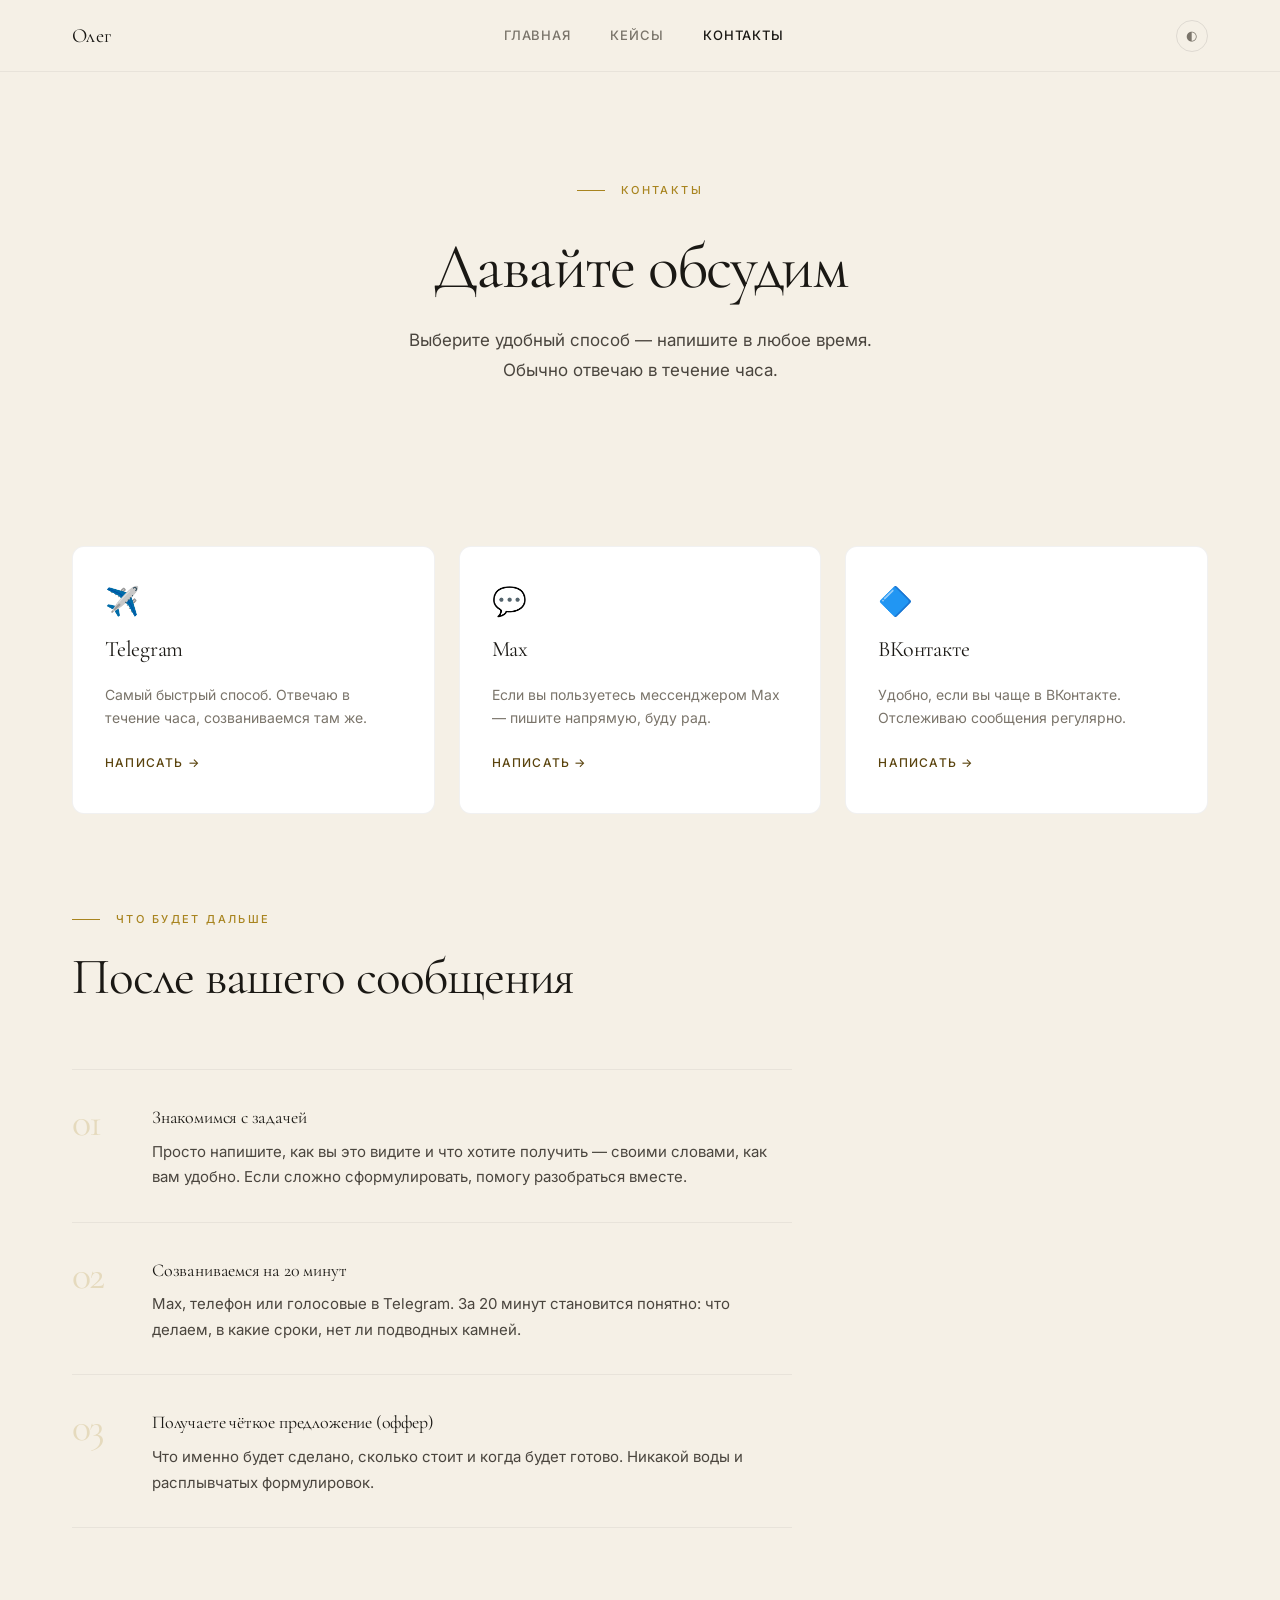
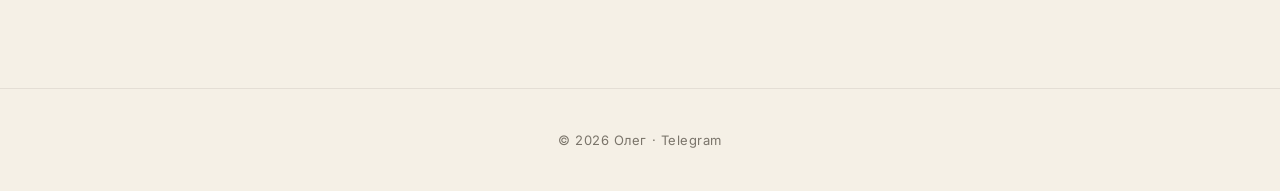
<file: contacts.html>
<!DOCTYPE html>
<html lang="ru" data-theme="light">
<head>
  <meta charset="UTF-8">
  <meta name="viewport" content="width=device-width, initial-scale=1.0">
  <title>Контакты — Олег, вайбкодер и автоматизация бизнеса</title>
  <link rel="stylesheet" href="styles/main.css">
  <link rel="stylesheet" href="styles/theme-light.css">
</head>
<body>

  <header class="header">
    <div class="container">
      <a href="index.html" class="logo">Олег</a>
      <nav class="nav">
        <a href="index.html" class="nav__link">Главная</a>
        <a href="portfolio.html" class="nav__link">Кейсы</a>
        <a href="contacts.html" class="nav__link nav__link--active">Контакты</a>
      </nav>
      <button class="theme-toggle" id="themeToggle" aria-label="Сменить тему"></button>
    </div>
  </header>

  <main>

    <section class="page-hero">
      <div class="container">
        <p class="hero__eyebrow reveal">Контакты</p>
        <h1 class="page-hero__title reveal" style="transition-delay:.1s">Давайте обсудим</h1>
        <p class="page-hero__text reveal" style="transition-delay:.2s">Выберите удобный способ — напишите в любое время. Обычно отвечаю в течение часа.</p>
      </div>
    </section>

    <section class="contacts">
      <div class="container">

        <div class="contacts-messengers reveal-group">

          <a href="https://t.me/ZhukOleh" class="contacts-channel reveal" target="_blank" rel="noopener">
            <span class="contacts-channel__icon">✈️</span>
            <span class="contacts-channel__name">Telegram</span>
            <span class="contacts-channel__hint">Самый быстрый способ. Отвечаю в течение часа, созваниваемся там же.</span>
            <span class="contacts-channel__action">Написать →</span>
          </a>

          <a href="https://max.ru/u/f9LHodD0cOJXA9Ci3XGubfvMmAdkaWaahWprgo3wpwQgSghAZoPytolDWyc" class="contacts-channel reveal" target="_blank" rel="noopener">
            <span class="contacts-channel__icon">💬</span>
            <span class="contacts-channel__name">Max</span>
            <span class="contacts-channel__hint">Если вы пользуетесь мессенджером Max — пишите напрямую, буду рад.</span>
            <span class="contacts-channel__action">Написать →</span>
          </a>

          <a href="https://vk.com/id135664060" class="contacts-channel reveal" target="_blank" rel="noopener">
            <span class="contacts-channel__icon">🔷</span>
            <span class="contacts-channel__name">ВКонтакте</span>
            <span class="contacts-channel__hint">Удобно, если вы чаще в ВКонтакте. Отслеживаю сообщения регулярно.</span>
            <span class="contacts-channel__action">Написать →</span>
          </a>

        </div>

        <div class="contacts-next">
          <p class="section-eyebrow reveal">Что будет дальше</p>
          <h2 class="section-title reveal" style="transition-delay:.1s">После вашего сообщения</h2>
          <div class="contacts-next__steps reveal-group">

            <div class="contacts-next__step reveal">
              <span class="contacts-next__num">01</span>
              <div class="contacts-next__body">
                <h3 class="contacts-next__title">Знакомимся с задачей</h3>
                <p class="contacts-next__text">Просто напишите, как вы это видите и что хотите получить — своими словами, как вам удобно. Если сложно сформулировать, помогу разобраться вместе.</p>
              </div>
            </div>

            <div class="contacts-next__step reveal">
              <span class="contacts-next__num">02</span>
              <div class="contacts-next__body">
                <h3 class="contacts-next__title">Созваниваемся на 20 минут</h3>
                <p class="contacts-next__text">Max, телефон или голосовые в Telegram. За 20 минут становится понятно: что делаем, в какие сроки, нет ли подводных камней.</p>
              </div>
            </div>

            <div class="contacts-next__step reveal">
              <span class="contacts-next__num">03</span>
              <div class="contacts-next__body">
                <h3 class="contacts-next__title">Получаете чёткое предложение (оффер)</h3>
                <p class="contacts-next__text">Что именно будет сделано, сколько стоит и когда будет готово. Никакой воды и расплывчатых формулировок.</p>
              </div>
            </div>

          </div>
        </div>

      </div>
    </section>

  </main>

  <footer class="footer">
    <div class="container">
      <p>© 2026 Олег · <a href="https://t.me/ZhukOleh" target="_blank" rel="noopener">Telegram</a></p>
    </div>
  </footer>

  <script src="scripts/animations.js"></script>
  <script>
    // Переключатель темы
    (function () {
      var html = document.documentElement;
      var btn = document.getElementById('themeToggle');
      var saved = localStorage.getItem('site-theme');
      if (saved) html.setAttribute('data-theme', saved);
      btn.addEventListener('click', function () {
        var next = html.getAttribute('data-theme') === 'light' ? 'dark' : 'light';
        html.setAttribute('data-theme', next);
        localStorage.setItem('site-theme', next);
      });
    }());
  </script>

</body>
</html>
</file>
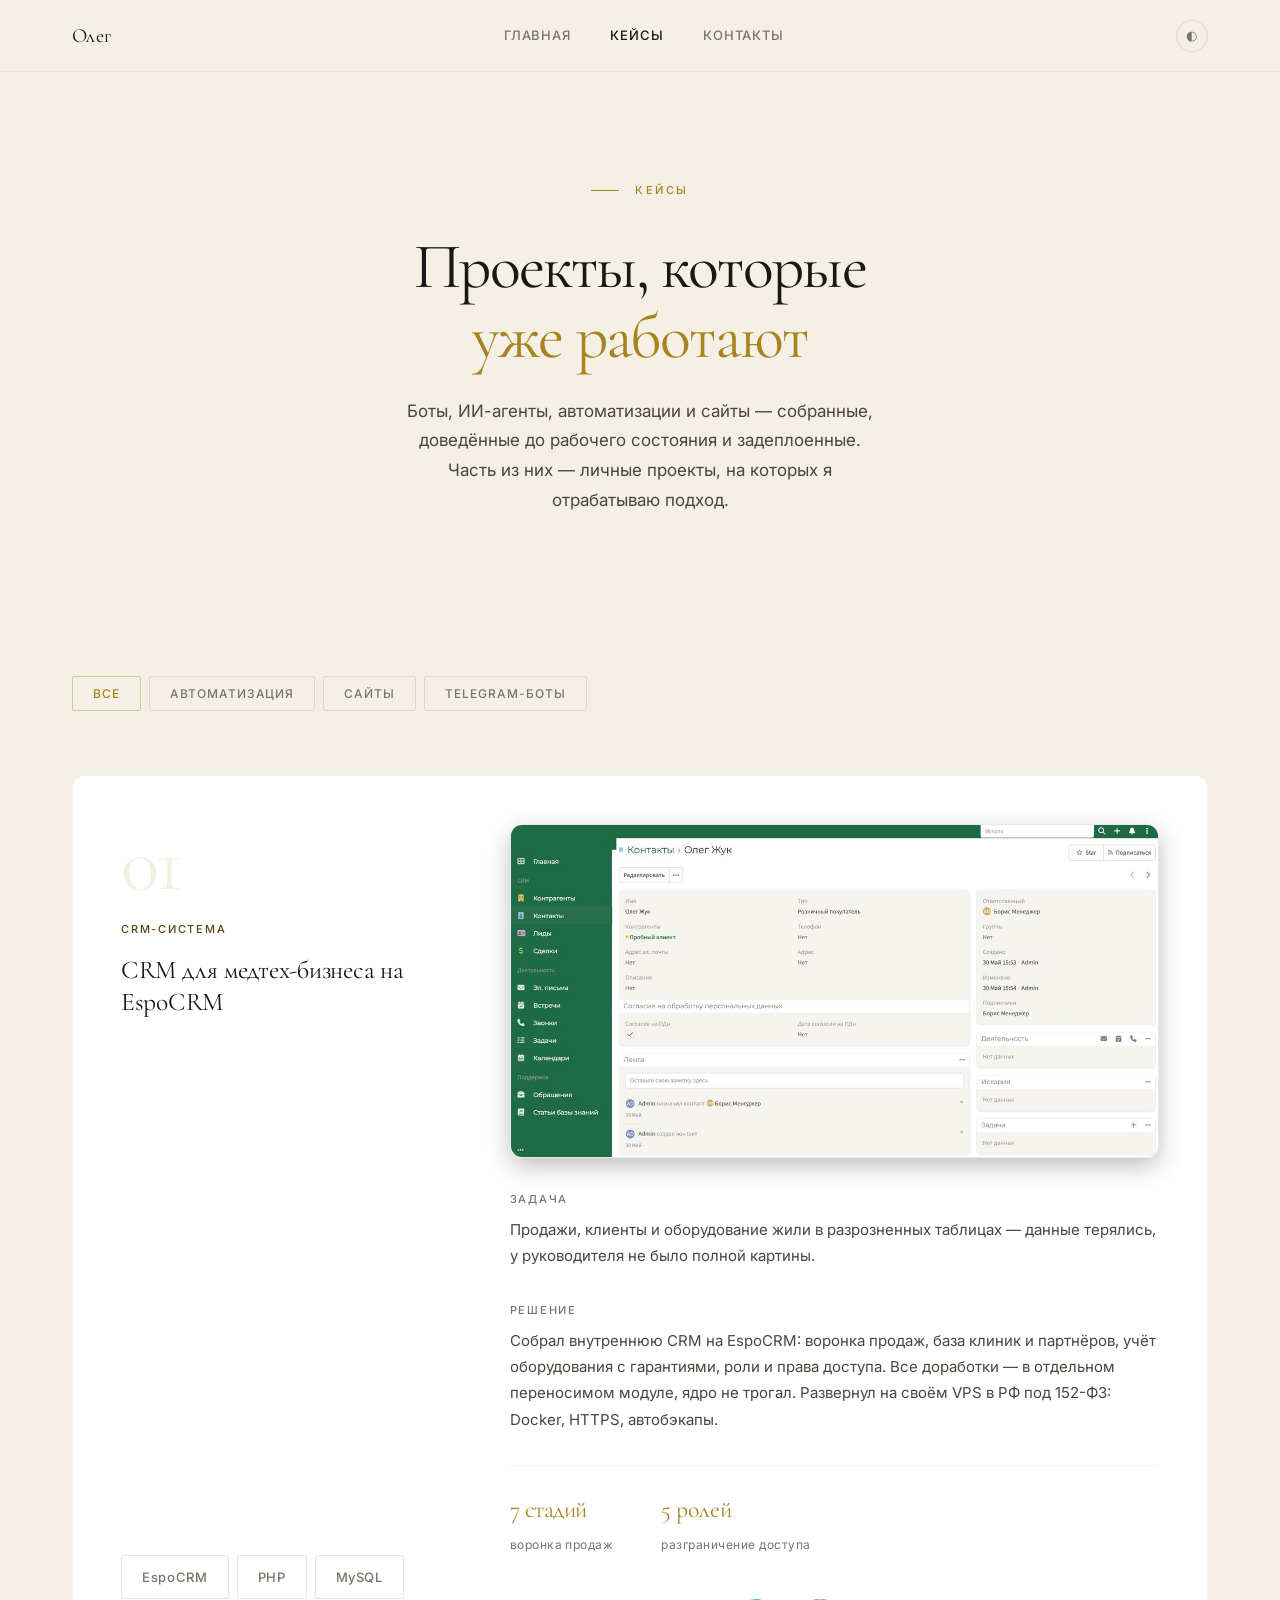
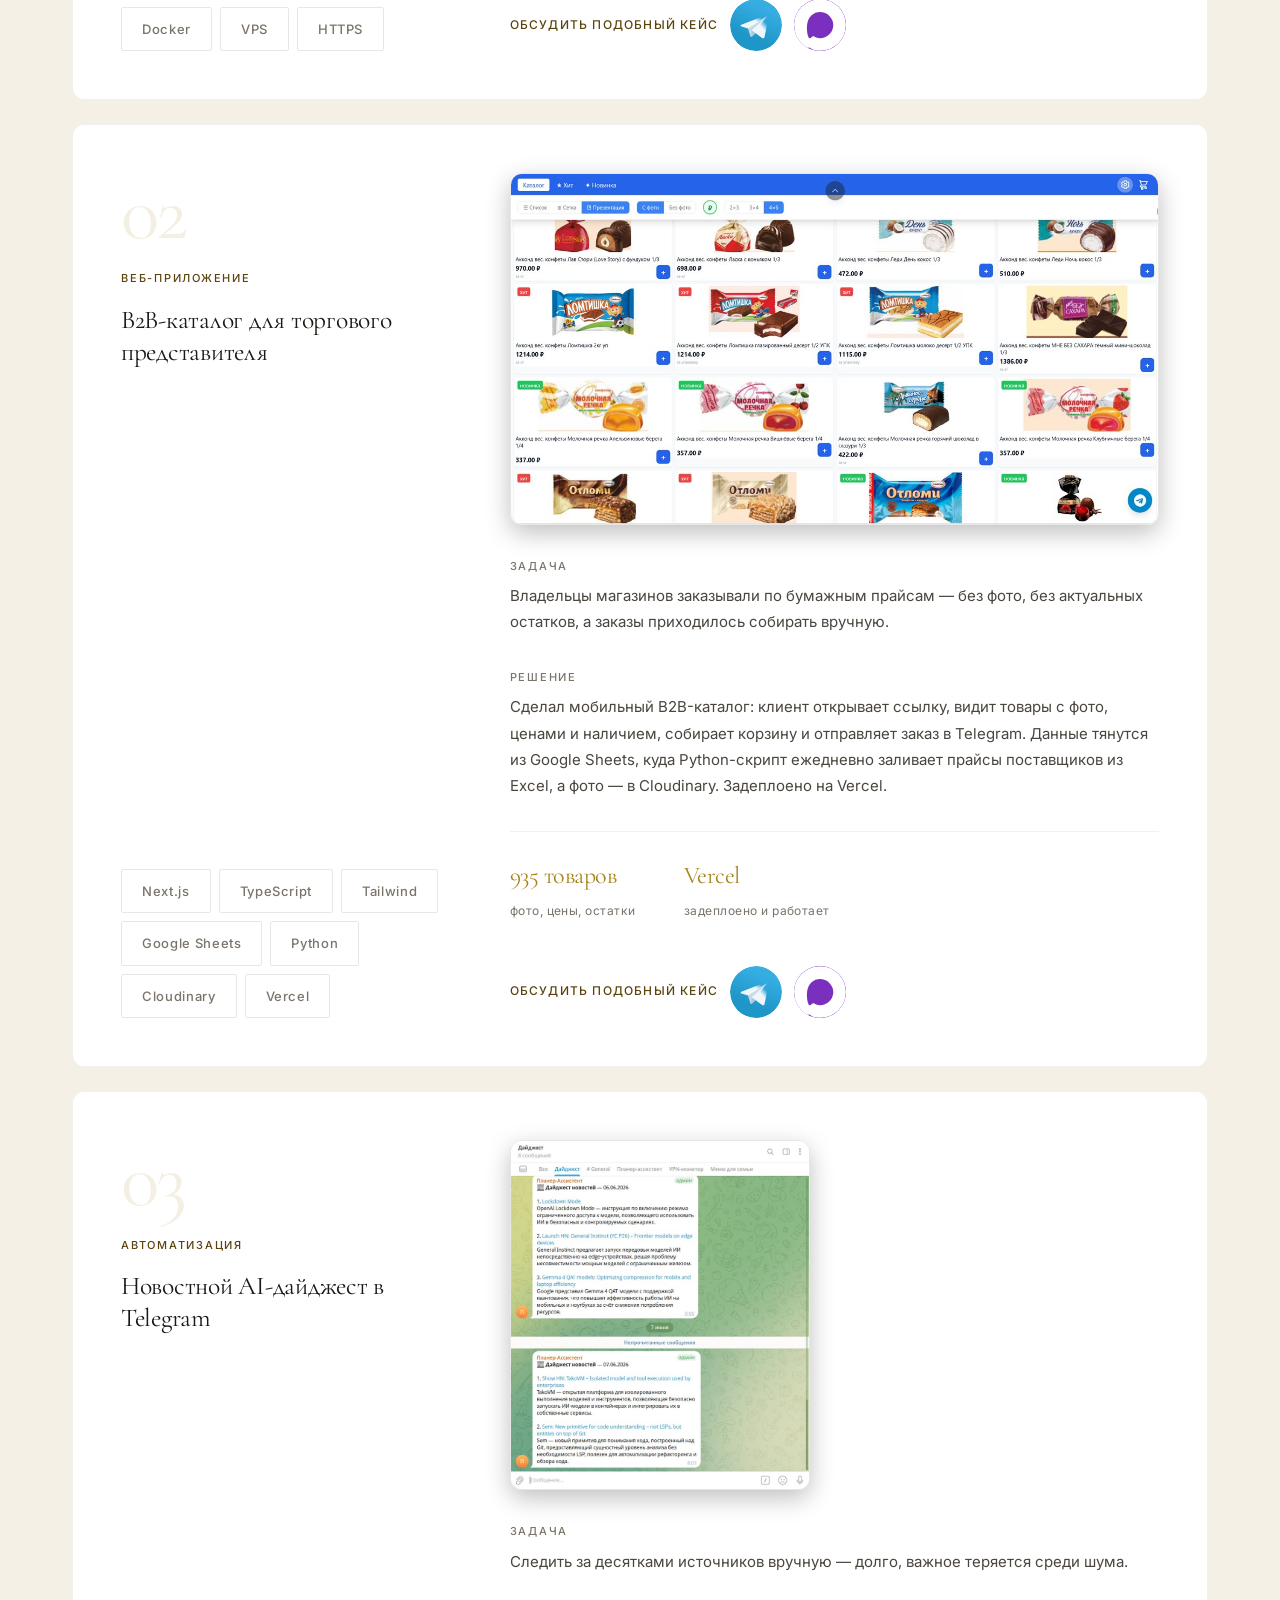
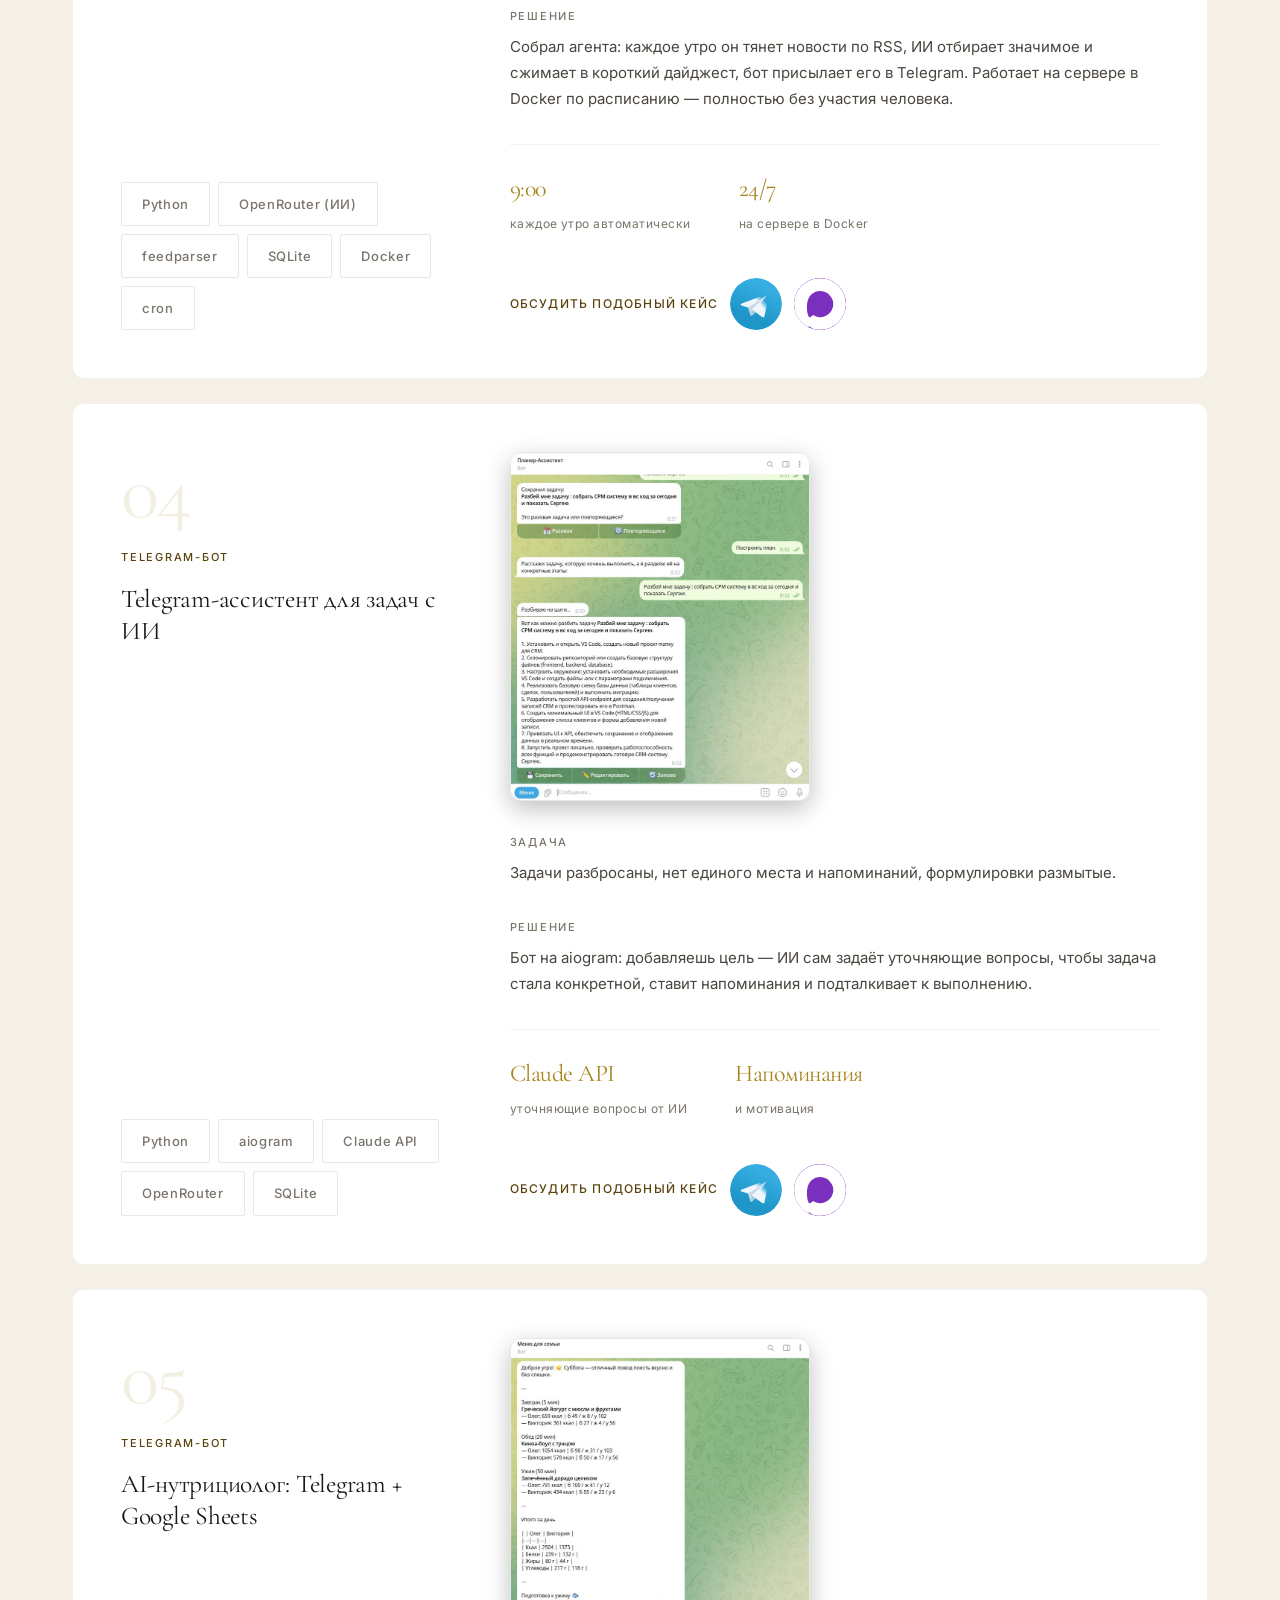
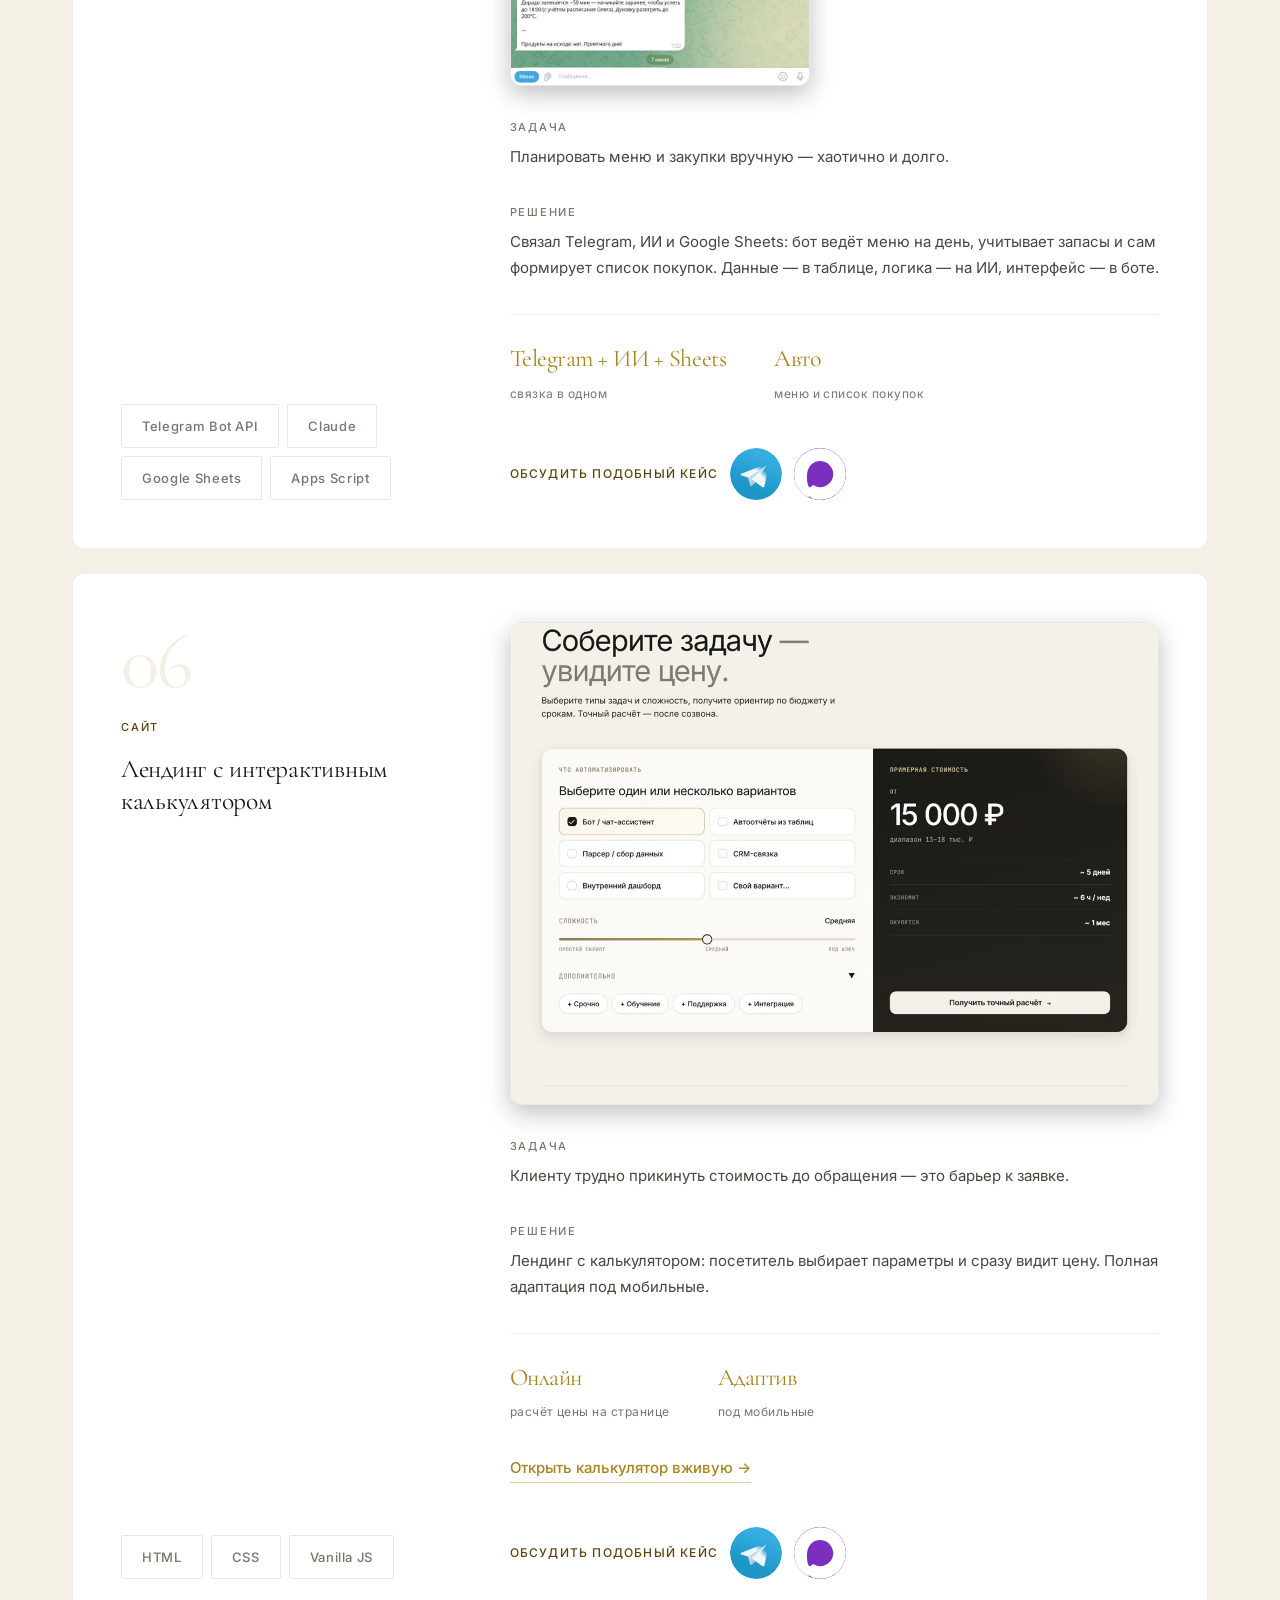
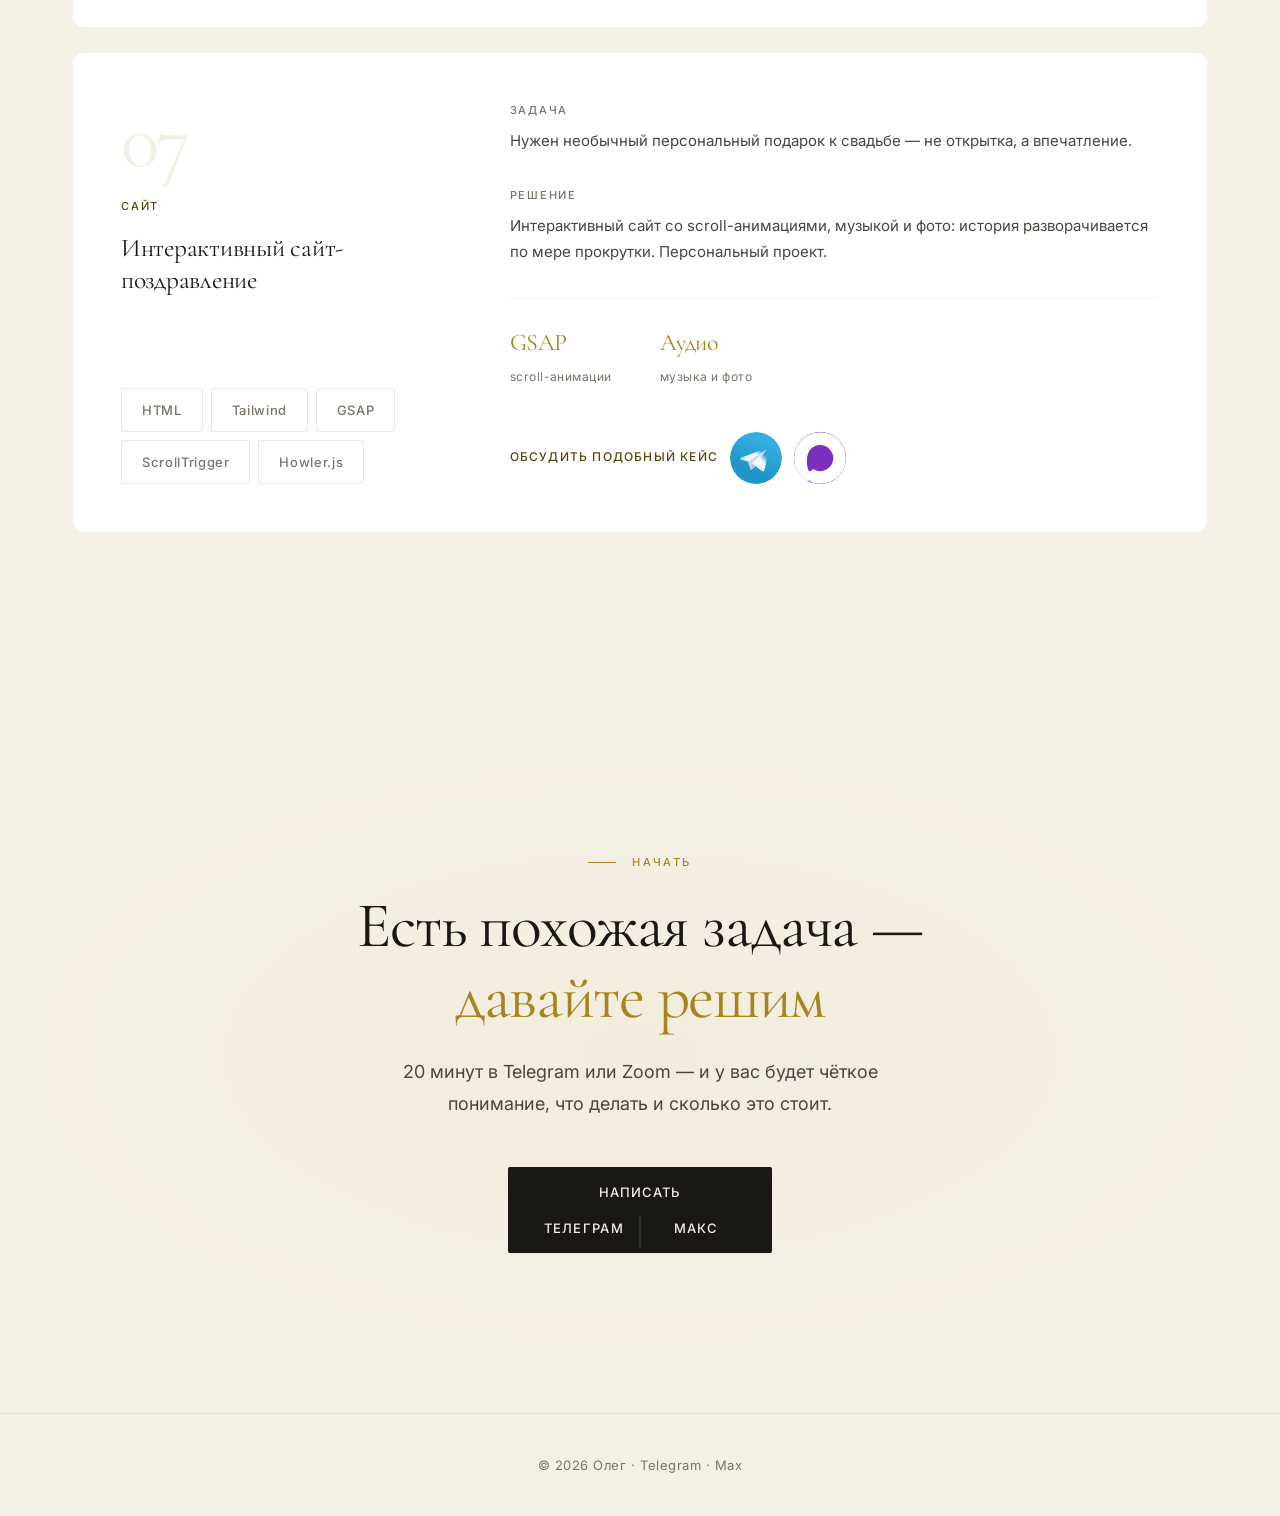
<file: portfolio.html>
<!DOCTYPE html>
<html lang="ru" data-theme="light">
<head>
  <meta charset="UTF-8">
  <meta name="viewport" content="width=device-width, initial-scale=1.0">
  <title>Кейсы — Олег, вайбкодер и автоматизация бизнеса</title>
  <link rel="stylesheet" href="styles/main.css">
  <link rel="stylesheet" href="styles/theme-light.css">
</head>
<body>

  <header class="header">
    <div class="container">
      <a href="index.html" class="logo">Олег</a>
      <nav class="nav">
        <a href="index.html" class="nav__link">Главная</a>
        <a href="portfolio.html" class="nav__link nav__link--active">Кейсы</a>
        <a href="contacts.html" class="nav__link">Контакты</a>
      </nav>
      <button class="theme-toggle" id="themeToggle" aria-label="Сменить тему"></button>
    </div>
  </header>

  <main>

    <section class="page-hero">
      <div class="container">
        <p class="hero__eyebrow reveal">Кейсы</p>
        <h1 class="page-hero__title reveal" style="transition-delay:.1s">Проекты, которые<br><span class="accent">уже работают</span></h1>
        <p class="page-hero__text reveal" style="transition-delay:.2s">Боты, ИИ-агенты, автоматизации и сайты — собранные, доведённые до рабочего состояния и задеплоенные. Часть из них — личные проекты, на которых я отрабатываю подход.</p>
      </div>
    </section>

    <section class="portfolio">
      <div class="container">

        <div class="portfolio-filter reveal" role="group" aria-label="Фильтр по категориям">
          <button class="portfolio-filter__btn portfolio-filter__btn--active" data-filter="all">Все</button>
          <button class="portfolio-filter__btn" data-filter="automation">Автоматизация</button>
          <button class="portfolio-filter__btn" data-filter="website">Сайты</button>
          <button class="portfolio-filter__btn" data-filter="bot">Telegram-боты</button>
        </div>

        <div class="portfolio-list reveal-group">

          <article class="portfolio-case reveal" data-category="automation">
            <div class="portfolio-case__left">
              <span class="portfolio-case__num">01</span>
              <span class="portfolio-case__tag">CRM-система</span>
              <h2 class="portfolio-case__title">CRM для медтех-бизнеса на EspoCRM</h2>
              <div class="portfolio-case__stack">
                <span class="stack-item">EspoCRM</span>
                <span class="stack-item">PHP</span>
                <span class="stack-item">MySQL</span>
                <span class="stack-item">Docker</span>
                <span class="stack-item">VPS</span>
                <span class="stack-item">HTTPS</span>
              </div>
            </div>
            <div class="portfolio-case__right">
              <img class="portfolio-case__shot" src="images/cases/crm.jpg" alt="Карточка контакта в CRM с разделом согласия на обработку персональных данных (152-ФЗ)" loading="lazy">
              <div class="portfolio-case__block">
                <p class="portfolio-case__block-label">Задача</p>
                <p class="portfolio-case__block-text">Продажи, клиенты и оборудование жили в разрозненных таблицах — данные терялись, у руководителя не было полной картины.</p>
              </div>
              <div class="portfolio-case__block">
                <p class="portfolio-case__block-label">Решение</p>
                <p class="portfolio-case__block-text">Собрал внутреннюю CRM на EspoCRM: воронка продаж, база клиник и партнёров, учёт оборудования с гарантиями, роли и права доступа. Все доработки — в отдельном переносимом модуле, ядро не трогал. Развернул на своём VPS в РФ под 152-ФЗ: Docker, HTTPS, автобэкапы.</p>
              </div>
              <div class="portfolio-case__metrics">
                <div class="portfolio-case__metric">
                  <span class="portfolio-case__metric-value">7 стадий</span>
                  <span class="portfolio-case__metric-label">воронка продаж</span>
                </div>
                <div class="portfolio-case__metric">
                  <span class="portfolio-case__metric-value">5 ролей</span>
                  <span class="portfolio-case__metric-label">разграничение доступа</span>
                </div>
              </div>
              <div class="msg-links" role="group" aria-label="Обсудить подобный кейс">
                <span class="msg-links__label">Обсудить подобный кейс</span>
                <a href="https://t.me/@ZhukOleh" class="msg-links__icon" target="_blank" rel="noopener" aria-label="Обсудить подобный кейс в Телеграме"><img src="icons/telegram.svg" alt="" width="52" height="52"></a>
                <a href="https://max.ru/u/f9LHodD0cOJXA9Ci3XGubfvMmAdkaWaahWprgo3wpwQgSghAZoPytolDWyc" class="msg-links__icon" target="_blank" rel="noopener" aria-label="Обсудить подобный кейс в Макс"><img src="icons/max.svg" alt="" width="52" height="52"></a>
              </div>
            </div>
          </article>

          <article class="portfolio-case reveal" data-category="website">
            <div class="portfolio-case__left">
              <span class="portfolio-case__num">02</span>
              <span class="portfolio-case__tag">Веб-приложение</span>
              <h2 class="portfolio-case__title">B2B-каталог для торгового представителя</h2>
              <div class="portfolio-case__stack">
                <span class="stack-item">Next.js</span>
                <span class="stack-item">TypeScript</span>
                <span class="stack-item">Tailwind</span>
                <span class="stack-item">Google Sheets</span>
                <span class="stack-item">Python</span>
                <span class="stack-item">Cloudinary</span>
                <span class="stack-item">Vercel</span>
              </div>
            </div>
            <div class="portfolio-case__right">
              <img class="portfolio-case__shot" src="images/cases/catalog.jpg" alt="Мобильный B2B-каталог: сетка товаров с фото, ценами и кнопкой добавления в корзину" loading="lazy">
              <div class="portfolio-case__block">
                <p class="portfolio-case__block-label">Задача</p>
                <p class="portfolio-case__block-text">Владельцы магазинов заказывали по бумажным прайсам — без фото, без актуальных остатков, а заказы приходилось собирать вручную.</p>
              </div>
              <div class="portfolio-case__block">
                <p class="portfolio-case__block-label">Решение</p>
                <p class="portfolio-case__block-text">Сделал мобильный B2B-каталог: клиент открывает ссылку, видит товары с фото, ценами и наличием, собирает корзину и отправляет заказ в Telegram. Данные тянутся из Google Sheets, куда Python-скрипт ежедневно заливает прайсы поставщиков из Excel, а фото — в Cloudinary. Задеплоено на Vercel.</p>
              </div>
              <div class="portfolio-case__metrics">
                <div class="portfolio-case__metric">
                  <span class="portfolio-case__metric-value">935 товаров</span>
                  <span class="portfolio-case__metric-label">фото, цены, остатки</span>
                </div>
                <div class="portfolio-case__metric">
                  <span class="portfolio-case__metric-value">Vercel</span>
                  <span class="portfolio-case__metric-label">задеплоено и работает</span>
                </div>
              </div>
              <div class="msg-links" role="group" aria-label="Обсудить подобный кейс">
                <span class="msg-links__label">Обсудить подобный кейс</span>
                <a href="https://t.me/@ZhukOleh" class="msg-links__icon" target="_blank" rel="noopener" aria-label="Обсудить подобный кейс в Телеграме"><img src="icons/telegram.svg" alt="" width="52" height="52"></a>
                <a href="https://max.ru/u/f9LHodD0cOJXA9Ci3XGubfvMmAdkaWaahWprgo3wpwQgSghAZoPytolDWyc" class="msg-links__icon" target="_blank" rel="noopener" aria-label="Обсудить подобный кейс в Макс"><img src="icons/max.svg" alt="" width="52" height="52"></a>
              </div>
            </div>
          </article>

          <article class="portfolio-case reveal" data-category="automation">
            <div class="portfolio-case__left">
              <span class="portfolio-case__num">03</span>
              <span class="portfolio-case__tag">Автоматизация</span>
              <h2 class="portfolio-case__title">Новостной AI-дайджест в Telegram</h2>
              <div class="portfolio-case__stack">
                <span class="stack-item">Python</span>
                <span class="stack-item">OpenRouter (ИИ)</span>
                <span class="stack-item">feedparser</span>
                <span class="stack-item">SQLite</span>
                <span class="stack-item">Docker</span>
                <span class="stack-item">cron</span>
              </div>
            </div>
            <div class="portfolio-case__right">
              <img class="portfolio-case__shot portfolio-case__shot--phone" src="images/cases/digest.jpg" alt="Telegram-дайджест: ИИ-подборка новостей с краткими выжимками" loading="lazy">
              <div class="portfolio-case__block">
                <p class="portfolio-case__block-label">Задача</p>
                <p class="portfolio-case__block-text">Следить за десятками источников вручную — долго, важное теряется среди шума.</p>
              </div>
              <div class="portfolio-case__block">
                <p class="portfolio-case__block-label">Решение</p>
                <p class="portfolio-case__block-text">Собрал агента: каждое утро он тянет новости по RSS, ИИ отбирает значимое и сжимает в короткий дайджест, бот присылает его в Telegram. Работает на сервере в Docker по расписанию — полностью без участия человека.</p>
              </div>
              <div class="portfolio-case__metrics">
                <div class="portfolio-case__metric">
                  <span class="portfolio-case__metric-value">9:00</span>
                  <span class="portfolio-case__metric-label">каждое утро автоматически</span>
                </div>
                <div class="portfolio-case__metric">
                  <span class="portfolio-case__metric-value">24/7</span>
                  <span class="portfolio-case__metric-label">на сервере в Docker</span>
                </div>
              </div>
              <div class="msg-links" role="group" aria-label="Обсудить подобный кейс">
                <span class="msg-links__label">Обсудить подобный кейс</span>
                <a href="https://t.me/@ZhukOleh" class="msg-links__icon" target="_blank" rel="noopener" aria-label="Обсудить подобный кейс в Телеграме"><img src="icons/telegram.svg" alt="" width="52" height="52"></a>
                <a href="https://max.ru/u/f9LHodD0cOJXA9Ci3XGubfvMmAdkaWaahWprgo3wpwQgSghAZoPytolDWyc" class="msg-links__icon" target="_blank" rel="noopener" aria-label="Обсудить подобный кейс в Макс"><img src="icons/max.svg" alt="" width="52" height="52"></a>
              </div>
            </div>
          </article>

          <article class="portfolio-case reveal" data-category="bot">
            <div class="portfolio-case__left">
              <span class="portfolio-case__num">04</span>
              <span class="portfolio-case__tag">Telegram-бот</span>
              <h2 class="portfolio-case__title">Telegram-ассистент для задач с ИИ</h2>
              <div class="portfolio-case__stack">
                <span class="stack-item">Python</span>
                <span class="stack-item">aiogram</span>
                <span class="stack-item">Claude API</span>
                <span class="stack-item">OpenRouter</span>
                <span class="stack-item">SQLite</span>
              </div>
            </div>
            <div class="portfolio-case__right">
              <img class="portfolio-case__shot portfolio-case__shot--phone" src="images/cases/planner.jpg" alt="Чат с Telegram-ботом: ИИ разбивает задачу на конкретные шаги" loading="lazy">
              <div class="portfolio-case__block">
                <p class="portfolio-case__block-label">Задача</p>
                <p class="portfolio-case__block-text">Задачи разбросаны, нет единого места и напоминаний, формулировки размытые.</p>
              </div>
              <div class="portfolio-case__block">
                <p class="portfolio-case__block-label">Решение</p>
                <p class="portfolio-case__block-text">Бот на aiogram: добавляешь цель — ИИ сам задаёт уточняющие вопросы, чтобы задача стала конкретной, ставит напоминания и подталкивает к выполнению.</p>
              </div>
              <div class="portfolio-case__metrics">
                <div class="portfolio-case__metric">
                  <span class="portfolio-case__metric-value">Claude API</span>
                  <span class="portfolio-case__metric-label">уточняющие вопросы от ИИ</span>
                </div>
                <div class="portfolio-case__metric">
                  <span class="portfolio-case__metric-value">Напоминания</span>
                  <span class="portfolio-case__metric-label">и мотивация</span>
                </div>
              </div>
              <div class="msg-links" role="group" aria-label="Обсудить подобный кейс">
                <span class="msg-links__label">Обсудить подобный кейс</span>
                <a href="https://t.me/@ZhukOleh" class="msg-links__icon" target="_blank" rel="noopener" aria-label="Обсудить подобный кейс в Телеграме"><img src="icons/telegram.svg" alt="" width="52" height="52"></a>
                <a href="https://max.ru/u/f9LHodD0cOJXA9Ci3XGubfvMmAdkaWaahWprgo3wpwQgSghAZoPytolDWyc" class="msg-links__icon" target="_blank" rel="noopener" aria-label="Обсудить подобный кейс в Макс"><img src="icons/max.svg" alt="" width="52" height="52"></a>
              </div>
            </div>
          </article>

          <article class="portfolio-case reveal" data-category="bot">
            <div class="portfolio-case__left">
              <span class="portfolio-case__num">05</span>
              <span class="portfolio-case__tag">Telegram-бот</span>
              <h2 class="portfolio-case__title">AI-нутрициолог: Telegram + Google Sheets</h2>
              <div class="portfolio-case__stack">
                <span class="stack-item">Telegram Bot API</span>
                <span class="stack-item">Claude</span>
                <span class="stack-item">Google Sheets</span>
                <span class="stack-item">Apps Script</span>
              </div>
            </div>
            <div class="portfolio-case__right">
              <img class="portfolio-case__shot portfolio-case__shot--phone" src="images/cases/nutrition.jpg" alt="Telegram-бот нутрициолог: меню на день с калориями и БЖУ" loading="lazy">
              <div class="portfolio-case__block">
                <p class="portfolio-case__block-label">Задача</p>
                <p class="portfolio-case__block-text">Планировать меню и закупки вручную — хаотично и долго.</p>
              </div>
              <div class="portfolio-case__block">
                <p class="portfolio-case__block-label">Решение</p>
                <p class="portfolio-case__block-text">Связал Telegram, ИИ и Google Sheets: бот ведёт меню на день, учитывает запасы и сам формирует список покупок. Данные — в таблице, логика — на ИИ, интерфейс — в боте.</p>
              </div>
              <div class="portfolio-case__metrics">
                <div class="portfolio-case__metric">
                  <span class="portfolio-case__metric-value">Telegram + ИИ + Sheets</span>
                  <span class="portfolio-case__metric-label">связка в одном</span>
                </div>
                <div class="portfolio-case__metric">
                  <span class="portfolio-case__metric-value">Авто</span>
                  <span class="portfolio-case__metric-label">меню и список покупок</span>
                </div>
              </div>
              <div class="msg-links" role="group" aria-label="Обсудить подобный кейс">
                <span class="msg-links__label">Обсудить подобный кейс</span>
                <a href="https://t.me/@ZhukOleh" class="msg-links__icon" target="_blank" rel="noopener" aria-label="Обсудить подобный кейс в Телеграме"><img src="icons/telegram.svg" alt="" width="52" height="52"></a>
                <a href="https://max.ru/u/f9LHodD0cOJXA9Ci3XGubfvMmAdkaWaahWprgo3wpwQgSghAZoPytolDWyc" class="msg-links__icon" target="_blank" rel="noopener" aria-label="Обсудить подобный кейс в Макс"><img src="icons/max.svg" alt="" width="52" height="52"></a>
              </div>
            </div>
          </article>

          <article class="portfolio-case reveal" data-category="website">
            <div class="portfolio-case__left">
              <span class="portfolio-case__num">06</span>
              <span class="portfolio-case__tag">Сайт</span>
              <h2 class="portfolio-case__title">Лендинг с интерактивным калькулятором</h2>
              <div class="portfolio-case__stack">
                <span class="stack-item">HTML</span>
                <span class="stack-item">CSS</span>
                <span class="stack-item">Vanilla JS</span>
              </div>
            </div>
            <div class="portfolio-case__right">
              <img class="portfolio-case__shot" src="images/cases/calculator.jpg" alt="Интерактивный калькулятор стоимости: выбор задач, сложность и расчёт цены на странице" loading="lazy">
              <div class="portfolio-case__block">
                <p class="portfolio-case__block-label">Задача</p>
                <p class="portfolio-case__block-text">Клиенту трудно прикинуть стоимость до обращения — это барьер к заявке.</p>
              </div>
              <div class="portfolio-case__block">
                <p class="portfolio-case__block-label">Решение</p>
                <p class="portfolio-case__block-text">Лендинг с калькулятором: посетитель выбирает параметры и сразу видит цену. Полная адаптация под мобильные.</p>
              </div>
              <div class="portfolio-case__metrics">
                <div class="portfolio-case__metric">
                  <span class="portfolio-case__metric-value">Онлайн</span>
                  <span class="portfolio-case__metric-label">расчёт цены на странице</span>
                </div>
                <div class="portfolio-case__metric">
                  <span class="portfolio-case__metric-value">Адаптив</span>
                  <span class="portfolio-case__metric-label">под мобильные</span>
                </div>
              </div>
              <a class="portfolio-case__live" href="https://kalk.zhukoleg.ru" target="_blank" rel="noopener">Открыть калькулятор вживую →</a>
              <div class="msg-links" role="group" aria-label="Обсудить подобный кейс">
                <span class="msg-links__label">Обсудить подобный кейс</span>
                <a href="https://t.me/@ZhukOleh" class="msg-links__icon" target="_blank" rel="noopener" aria-label="Обсудить подобный кейс в Телеграме"><img src="icons/telegram.svg" alt="" width="52" height="52"></a>
                <a href="https://max.ru/u/f9LHodD0cOJXA9Ci3XGubfvMmAdkaWaahWprgo3wpwQgSghAZoPytolDWyc" class="msg-links__icon" target="_blank" rel="noopener" aria-label="Обсудить подобный кейс в Макс"><img src="icons/max.svg" alt="" width="52" height="52"></a>
              </div>
            </div>
          </article>

          <article class="portfolio-case reveal" data-category="website">
            <div class="portfolio-case__left">
              <span class="portfolio-case__num">07</span>
              <span class="portfolio-case__tag">Сайт</span>
              <h2 class="portfolio-case__title">Интерактивный сайт-поздравление</h2>
              <div class="portfolio-case__stack">
                <span class="stack-item">HTML</span>
                <span class="stack-item">Tailwind</span>
                <span class="stack-item">GSAP</span>
                <span class="stack-item">ScrollTrigger</span>
                <span class="stack-item">Howler.js</span>
              </div>
            </div>
            <div class="portfolio-case__right">
              <div class="portfolio-case__block">
                <p class="portfolio-case__block-label">Задача</p>
                <p class="portfolio-case__block-text">Нужен необычный персональный подарок к свадьбе — не открытка, а впечатление.</p>
              </div>
              <div class="portfolio-case__block">
                <p class="portfolio-case__block-label">Решение</p>
                <p class="portfolio-case__block-text">Интерактивный сайт со scroll-анимациями, музыкой и фото: история разворачивается по мере прокрутки. Персональный проект.</p>
              </div>
              <div class="portfolio-case__metrics">
                <div class="portfolio-case__metric">
                  <span class="portfolio-case__metric-value">GSAP</span>
                  <span class="portfolio-case__metric-label">scroll-анимации</span>
                </div>
                <div class="portfolio-case__metric">
                  <span class="portfolio-case__metric-value">Аудио</span>
                  <span class="portfolio-case__metric-label">музыка и фото</span>
                </div>
              </div>
              <div class="msg-links" role="group" aria-label="Обсудить подобный кейс">
                <span class="msg-links__label">Обсудить подобный кейс</span>
                <a href="https://t.me/@ZhukOleh" class="msg-links__icon" target="_blank" rel="noopener" aria-label="Обсудить подобный кейс в Телеграме"><img src="icons/telegram.svg" alt="" width="52" height="52"></a>
                <a href="https://max.ru/u/f9LHodD0cOJXA9Ci3XGubfvMmAdkaWaahWprgo3wpwQgSghAZoPytolDWyc" class="msg-links__icon" target="_blank" rel="noopener" aria-label="Обсудить подобный кейс в Макс"><img src="icons/max.svg" alt="" width="52" height="52"></a>
              </div>
            </div>
          </article>

          <!-- ШАБЛОН КЕЙСА. Скопируй этот блок ВЫШЕ комментария, поменяй
               num/data-category (automation|website|bot)/тег/заголовок/стек/Задачу/Решение/факты.
               НЕ выдумывай метрики — только реальные факты.

          <article class="portfolio-case reveal" data-category="ВАРИАНТ: automation | website | bot">
            <div class="portfolio-case__left">
              <span class="portfolio-case__num">08</span>
              <span class="portfolio-case__tag">ТИП ПРОЕКТА (напр. Автоматизация)</span>
              <h2 class="portfolio-case__title">ЗАГОЛОВОК КЕЙСА</h2>
              <div class="portfolio-case__stack">
                <span class="stack-item">Технология 1</span>
                <span class="stack-item">Технология 2</span>
                <span class="stack-item">Технология 3</span>
              </div>
            </div>
            <div class="portfolio-case__right">
              <div class="portfolio-case__block">
                <p class="portfolio-case__block-label">Задача</p>
                <p class="portfolio-case__block-text">Какая проблема была у клиента и почему её нужно было решить.</p>
              </div>
              <div class="portfolio-case__block">
                <p class="portfolio-case__block-label">Решение</p>
                <p class="portfolio-case__block-text">Что собрал, как это работает, где задеплоено и что внутри.</p>
              </div>
              <div class="portfolio-case__metrics">
                <div class="portfolio-case__metric">
                  <span class="portfolio-case__metric-value">ФАКТ 1</span>
                  <span class="portfolio-case__metric-label">пояснение к факту 1</span>
                </div>
                <div class="portfolio-case__metric">
                  <span class="portfolio-case__metric-value">ФАКТ 2</span>
                  <span class="portfolio-case__metric-label">пояснение к факту 2</span>
                </div>
              </div>
              <div class="msg-links" role="group" aria-label="Обсудить подобный кейс">
                <span class="msg-links__label">Обсудить подобный кейс</span>
                <a href="https://t.me/@ZhukOleh" class="msg-links__icon" target="_blank" rel="noopener" aria-label="Обсудить подобный кейс в Телеграме"><img src="icons/telegram.svg" alt="" width="52" height="52"></a>
                <a href="https://max.ru/u/f9LHodD0cOJXA9Ci3XGubfvMmAdkaWaahWprgo3wpwQgSghAZoPytolDWyc" class="msg-links__icon" target="_blank" rel="noopener" aria-label="Обсудить подобный кейс в Макс"><img src="icons/max.svg" alt="" width="52" height="52"></a>
              </div>
            </div>
          </article>

          -->

        </div>
      </div>
    </section>

    <section class="final-cta">
      <div class="container">
        <p class="section-eyebrow reveal">Начать</p>
        <h2 class="final-cta__title reveal" style="transition-delay:.1s">Есть похожая задача —<br><span class="accent">давайте решим</span></h2>
        <p class="final-cta__text reveal" style="transition-delay:.2s">20 минут в Telegram или Zoom — и у вас будет чёткое понимание, что делать и сколько это стоит.</p>
        <div class="btn-split btn-split--primary reveal" style="transition-delay:.3s" role="group" aria-label="Написать">
          <span class="btn-split__label">Написать</span>
          <hr class="btn-split__divider" aria-hidden="true">
          <div class="btn-split__row">
            <a href="https://t.me/@ZhukOleh" class="btn-split__link" target="_blank" rel="noopener" aria-label="Написать в Телеграме">Телеграм</a>
            <a href="https://max.ru/u/f9LHodD0cOJXA9Ci3XGubfvMmAdkaWaahWprgo3wpwQgSghAZoPytolDWyc" class="btn-split__link" target="_blank" rel="noopener" aria-label="Написать в Макс">Макс</a>
          </div>
        </div>
      </div>
    </section>

  </main>

  <footer class="footer">
    <div class="container">
      <p>© 2026 Олег · <a href="https://t.me/@ZhukOleh" target="_blank" rel="noopener">Telegram</a> · <a href="https://max.ru/u/f9LHodD0cOJXA9Ci3XGubfvMmAdkaWaahWprgo3wpwQgSghAZoPytolDWyc" target="_blank" rel="noopener">Max</a></p>
    </div>
  </footer>

  <script src="scripts/animations.js"></script>
  <script>
    // Переключатель темы
    (function () {
      var html = document.documentElement;
      var btn = document.getElementById('themeToggle');
      var saved = localStorage.getItem('site-theme');
      if (saved) html.setAttribute('data-theme', saved);
      btn.addEventListener('click', function () {
        var next = html.getAttribute('data-theme') === 'light' ? 'dark' : 'light';
        html.setAttribute('data-theme', next);
        localStorage.setItem('site-theme', next);
      });
    }());

    // Фильтр кейсов по категории
    document.querySelectorAll('.portfolio-filter__btn').forEach(function (btn) {
      btn.addEventListener('click', function () {
        var category = btn.dataset.filter;
        document.querySelectorAll('.portfolio-filter__btn').forEach(function (b) {
          b.classList.remove('portfolio-filter__btn--active');
        });
        btn.classList.add('portfolio-filter__btn--active');
        document.querySelectorAll('.portfolio-case').forEach(function (item) {
          item.hidden = !(category === 'all' || item.dataset.category === category);
        });
      });
    });
  </script>

</body>
</html>
</file>
<file: styles/main.css>
@import url('https://fonts.googleapis.com/css2?family=Cormorant+Garamond:ital,wght@0,400;0,500;0,600;1,400;1,500&family=Inter:wght@400;500;600&family=Playfair+Display:ital,wght@0,400;0,500;0,700;1,400&display=swap');

/* ============================================================
   Переменные
   ============================================================ */

:root {
  /* Фоны */
  --bg-void:          #08080C;
  --bg-deep:          #0D0C11;
  --bg-surface:       #13111A;
  --bg-surface-hover: #181520;

  /* Золото — только для акцентов */
  --gold-muted:   #8B6F2C;
  --gold-base:    #B8923C;
  --gold-classic: #D4AF37;
  --gold-bright:  #E2C05A;
  --gold-light:   #F4D77E;

  /* Текст */
  --text-primary:   #F5F0E8;
  --text-secondary: #B8B0A6;
  --text-tertiary:  #7A7268;

  /* Границы */
  --border-subtle:  rgba(245, 240, 232, 0.06);
  --border-default: rgba(245, 240, 232, 0.10);
  --border-gold:    rgba(212, 175, 55, 0.30);

  /* Шрифты */
  --font-heading: 'Playfair Display', Georgia, serif;
  --font-body:    'Inter', -apple-system, BlinkMacSystemFont, sans-serif;

  /* Анимация */
  --ease-out: cubic-bezier(0.16, 1, 0.3, 1);
}

/* ============================================================
   Сброс и база
   ============================================================ */

*, *::before, *::after {
  box-sizing: border-box;
  margin: 0;
  padding: 0;
}

body {
  font-family: var(--font-body);
  background-color: var(--bg-void);
  color: var(--text-primary);
  line-height: 1.7;
  -webkit-font-smoothing: antialiased;
}

.container {
  max-width: 1200px;
  margin: 0 auto;
  padding: 0 2rem;
}

/* ============================================================
   Header
   ============================================================ */

.header {
  height: 72px;
  display: flex;
  align-items: center;
  position: sticky;
  top: 0;
  z-index: 100;
  border-bottom: 1px solid var(--border-subtle);
  background: rgba(8, 8, 12, 0.85);
  backdrop-filter: blur(24px);
  -webkit-backdrop-filter: blur(24px);
}

.header .container {
  display: flex;
  align-items: center;
  justify-content: space-between;
  width: 100%;
}

.logo {
  font-family: var(--font-heading);
  font-size: 1.25rem;
  font-weight: 400;
  color: var(--text-primary);
  text-decoration: none;
  letter-spacing: 0.02em;
}

.nav {
  display: flex;
  gap: 2.5rem;
}

.nav__link {
  color: var(--text-tertiary);
  text-decoration: none;
  font-size: 0.8125rem;
  font-weight: 500;
  letter-spacing: 0.06em;
  text-transform: uppercase;
  transition: color 0.2s ease;
}

.nav__link:hover,
.nav__link--active {
  color: var(--text-primary);
}

/* ============================================================
   Кнопки
   ============================================================ */

.btn {
  display: inline-block;
  font-family: var(--font-body);
  font-size: 0.8125rem;
  font-weight: 500;
  letter-spacing: 0.08em;
  text-transform: uppercase;
  text-decoration: none;
  cursor: pointer;
  border: none;
  transition: all 0.3s var(--ease-out);
}

/* Золотая заливка */
.btn--primary {
  padding: 16px 36px;
  background: var(--gold-classic);
  color: #0A0908;
  border-radius: 2px;
}

.btn--primary:hover {
  background: var(--gold-bright);
  transform: translateY(-1px);
}

.btn--primary:active {
  transform: translateY(0);
}

/* Золотой контур */
.btn--secondary {
  padding: 15px 35px;
  background: transparent;
  color: var(--gold-classic);
  border: 1px solid var(--border-gold);
  border-radius: 2px;
}

.btn--secondary:hover {
  border-color: var(--gold-classic);
  color: var(--gold-bright);
}

/* ============================================================
   Split-кнопка — два мессенджера в одном компоненте
   ============================================================ */

.btn-split {
  display: inline-flex;
  flex-direction: column;
  border-radius: 2px;
  overflow: hidden;
  cursor: default;
  transition: transform 0.3s var(--ease-out);
  vertical-align: middle;
}

.btn-split:hover { transform: translateY(-1px); }
.btn-split:active { transform: translateY(0); }

.btn-split__label {
  display: block;
  font-family: var(--font-body);
  font-size: 0.8125rem;
  font-weight: 500;
  letter-spacing: 0.08em;
  text-transform: uppercase;
  text-align: center;
  padding: 14px 36px 8px;
  pointer-events: none;
  user-select: none;
  white-space: nowrap;
}

.btn-split__divider {
  display: none;
}

.btn-split__row {
  display: grid;
  grid-template-columns: 1fr 1fr;
  position: relative;
  padding: 6px 36px 14px;
}

.btn-split__row::before {
  content: '';
  position: absolute;
  top: 4px;
  bottom: 4px;
  left: 50%;
  width: 1px;
  transform: translateX(-50%);
}

.btn-split__link {
  font-family: var(--font-body);
  font-size: 0.8125rem;
  font-weight: 500;
  letter-spacing: 0.1em;
  text-transform: uppercase;
  text-decoration: none;
  text-align: center;
  transition: opacity 0.2s ease;
}

.btn-split__link:first-child { text-align: center; padding-right: 16px; }
.btn-split__link:last-child  { text-align: center; padding-left: 16px;  }
.btn-split__link:hover { opacity: 0.7; }

.btn-split--primary { background: var(--gold-classic); }
.btn-split--primary .btn-split__label { color: #0A0908; }
.btn-split--primary .btn-split__divider { background: rgba(10,9,8,0.20); }
.btn-split--primary .btn-split__row::before { background: rgba(10,9,8,0.20); }
.btn-split--primary .btn-split__link { color: #0A0908; }
.btn-split--primary:hover { background: var(--gold-bright); }

.btn-split--secondary { background: transparent; border: 1px solid var(--border-gold); }
.btn-split--secondary .btn-split__label { color: var(--gold-classic); }
.btn-split--secondary .btn-split__divider { background: var(--border-gold); }
.btn-split--secondary .btn-split__row::before { background: var(--border-gold); }
.btn-split--secondary .btn-split__link { color: var(--gold-classic); }
.btn-split--secondary:hover { border-color: var(--gold-classic); }
.btn-split--secondary .btn-split__link:hover { color: var(--gold-bright); opacity: 1; }

/* ============================================================
   Вспомогательные элементы
   ============================================================ */

/* ── УСЛУГИ */
.section-eyebrow {
  display: flex;
  align-items: center;
  gap: 1rem;
  font-size: 0.6875rem;
  font-weight: 500;
  letter-spacing: 0.22em;
  text-transform: uppercase;
  color: var(--gold-classic);
  margin-bottom: 1.25rem;
}

.section-eyebrow::before {
  content: '';
  display: block;
  width: 28px;
  height: 1px;
  background: var(--gold-classic);
  flex-shrink: 0;
}

.section-title {
  font-family: var(--font-heading);
  font-size: clamp(2rem, 4vw, 3.25rem);
  font-weight: 400;
  letter-spacing: -0.02em;
  line-height: 1.1;
  color: var(--text-primary);
  margin-bottom: 4rem;
}

/* Золотой акцент в тексте — цвет, без градиента */
.accent {
  color: var(--gold-classic);
}

/* ============================================================
   Hero
   ============================================================ */

.hero {
  padding: 160px 0;
  text-align: center;
}

.hero__eyebrow {
  display: inline-flex;
  align-items: center;
  gap: 1rem;
  font-size: 0.6875rem;
  font-weight: 500;
  letter-spacing: 0.22em;
  text-transform: uppercase;
  color: var(--gold-classic);
  margin-bottom: 2rem;
}

.hero__eyebrow::before {
  content: '';
  display: block;
  width: 28px;
  height: 1px;
  background: var(--gold-classic);
}

.hero__title {
  font-family: var(--font-heading);
  font-size: clamp(2.75rem, 6vw, 5.5rem);
  font-weight: 400;
  line-height: 1.05;
  letter-spacing: -0.025em;
  color: var(--text-primary);
  margin-bottom: 2rem;
}

.hero__text {
  font-size: 1.125rem;
  color: var(--text-secondary);
  max-width: 520px;
  margin: 0 auto 3rem;
  line-height: 1.75;
  font-weight: 400;
}

.hero__actions {
  display: flex;
  gap: 1.25rem;
  justify-content: center;
  flex-wrap: wrap;
}

/* ============================================================
   Услуги
   ============================================================ */

.services {
  padding: 160px 0;
  background: var(--bg-deep);
}

.services-grid {
  display: grid;
  grid-template-columns: repeat(2, 1fr);
  gap: 1px;
  background: var(--border-subtle);
  border: 1px solid var(--border-subtle);
}

.service-card {
  background: var(--bg-deep);
  padding: 3rem 2.5rem;
  display: flex;
  flex-direction: column;
  gap: 1.25rem;
  transition: background 0.3s var(--ease-out);
}

.service-card:hover {
  background: var(--bg-surface);
}

.service-card__icon-wrap {
  font-size: 1.5rem;
  line-height: 1;
}

.service-card__title {
  font-family: var(--font-heading);
  font-size: 1.375rem;
  font-weight: 400;
  color: var(--text-primary);
  letter-spacing: -0.01em;
}

.service-card__text {
  font-size: 0.9375rem;
  color: var(--text-secondary);
  line-height: 1.7;
  flex: 1;
}

.service-card__link {
  display: inline-flex;
  align-items: center;
  gap: 0.5rem;
  font-size: 0.75rem;
  font-weight: 500;
  letter-spacing: 0.1em;
  text-transform: uppercase;
  color: var(--gold-muted);
  text-decoration: none;
  margin-top: 0.5rem;
  transition: color 0.2s ease, gap 0.2s ease;
}

.service-card__link:hover {
  color: var(--gold-classic);
  gap: 0.75rem;
}

/* CTA-строка: надпись + иконки мессенджеров */
.msg-links {
  display: inline-flex;
  align-items: center;
  gap: 0.75rem;
  margin-top: 0.75rem;
}

.msg-links__label {
  font-size: 0.75rem;
  font-weight: 500;
  letter-spacing: 0.1em;
  text-transform: uppercase;
  color: var(--gold-muted);
  white-space: nowrap;
}

.msg-links__icon {
  display: inline-flex;
  width: 52px;
  height: 52px;
  border-radius: 50%;
  overflow: hidden;
  text-decoration: none;
  flex-shrink: 0;
  transition: opacity 0.2s ease, transform 0.2s ease;
}

.msg-links__icon:hover {
  opacity: 0.8;
  transform: translateY(-2px);
}

.msg-links__icon img {
  width: 52px;
  height: 52px;
  display: block;
}

/* ============================================================
   Подход
   ============================================================ */

.approach {
  padding: 160px 0;
  background: var(--bg-void);
}

.approach-grid {
  display: grid;
  grid-template-columns: repeat(3, 1fr);
  gap: 4rem;
}

.approach-item {
  position: relative;
}

.approach-item__num {
  display: block;
  font-family: var(--font-heading);
  font-size: 5rem;
  font-weight: 400;
  color: var(--gold-classic);
  opacity: 0.12;
  line-height: 1;
  margin-bottom: 1.5rem;
  letter-spacing: -0.04em;
}

.approach-item__title {
  font-family: var(--font-heading);
  font-size: 1.375rem;
  font-weight: 400;
  color: var(--text-primary);
  margin-bottom: 1rem;
  letter-spacing: -0.01em;
}

.approach-item__text {
  color: var(--text-secondary);
  font-size: 0.9375rem;
  line-height: 1.75;
}

/* ============================================================
   Кейсы
   ============================================================ */

.cases {
  padding: 160px 0;
  background: var(--bg-deep);
}

.cases-grid {
  display: grid;
  grid-template-columns: repeat(3, 1fr);
  gap: 1.5rem;
}

.case-card {
  background: var(--bg-surface);
  border: 1px solid var(--border-subtle);
  border-radius: 12px;
  padding: 2.5rem 2rem;
  display: flex;
  flex-direction: column;
  gap: 1.25rem;
  transition: border-color 0.3s var(--ease-out), transform 0.3s var(--ease-out);
}

.case-card:hover {
  border-color: var(--border-gold);
  transform: translateY(-4px);
}

/* Карточка-тизер как ссылка (избранные кейсы на главной) */
a.case-card {
  text-decoration: none;
}

/* Кнопка «Все кейсы» под сеткой тизеров */
.cases__more {
  margin-top: 3rem;
  text-align: center;
}

.case-card__tag {
  font-size: 0.6875rem;
  font-weight: 500;
  letter-spacing: 0.16em;
  text-transform: uppercase;
  color: var(--gold-muted);
}

.case-card__title {
  font-family: var(--font-heading);
  font-size: 1.25rem;
  font-weight: 400;
  color: var(--text-primary);
  letter-spacing: -0.01em;
  line-height: 1.3;
}

.case-card__text {
  font-size: 0.9375rem;
  color: var(--text-secondary);
  line-height: 1.7;
  flex: 1;
}

.case-card__metrics {
  display: flex;
  gap: 2rem;
  padding-top: 1.5rem;
  border-top: 1px solid var(--border-subtle);
}

.case-card__metric {
  display: flex;
  flex-direction: column;
  gap: 0.25rem;
}

.case-card__metric-value {
  font-family: var(--font-heading);
  font-size: 1.5rem;
  font-weight: 400;
  color: var(--gold-classic);
  letter-spacing: -0.02em;
}

.case-card__metric-label {
  font-size: 0.75rem;
  color: var(--text-tertiary);
  letter-spacing: 0.04em;
}

/* ============================================================
   Стек
   ============================================================ */

.stack {
  padding: 160px 0;
  background: var(--bg-void);
}

.stack-grid {
  display: flex;
  flex-wrap: wrap;
  gap: 0.75rem;
}

.stack-item {
  padding: 0.625rem 1.25rem;
  border: 1px solid var(--border-default);
  border-radius: 2px;
  font-size: 0.8125rem;
  font-weight: 500;
  letter-spacing: 0.05em;
  color: var(--text-tertiary);
  transition: color 0.25s ease, border-color 0.25s ease;
  cursor: default;
}

.stack-item:hover {
  color: var(--gold-classic);
  border-color: var(--border-gold);
}

/* ============================================================
   Процесс
   ============================================================ */

.process {
  padding: 160px 0;
  background: var(--bg-deep);
}

.process-steps {
  display: grid;
  grid-template-columns: repeat(2, 1fr);
  gap: 4rem 6rem;
}

.process-step {
  display: flex;
  gap: 2rem;
  align-items: flex-start;
}

.process-step__num {
  font-family: var(--font-heading);
  font-size: 3.5rem;
  font-weight: 400;
  color: var(--gold-classic);
  opacity: 0.15;
  line-height: 1;
  flex-shrink: 0;
  letter-spacing: -0.04em;
}

.process-step__title {
  font-family: var(--font-heading);
  font-size: 1.25rem;
  font-weight: 400;
  color: var(--text-primary);
  margin-bottom: 0.75rem;
  letter-spacing: -0.01em;
}

.process-step__text {
  font-size: 0.9375rem;
  color: var(--text-secondary);
  line-height: 1.75;
}

/* ============================================================
   Тарифы
   ============================================================ */

.pricing {
  padding: 160px 0;
  background: var(--bg-void);
}

.pricing-grid {
  display: grid;
  grid-template-columns: repeat(3, 1fr);
  gap: 1.5rem;
  align-items: start;
}

.pricing-card {
  background: var(--bg-surface);
  border: 1px solid var(--border-subtle);
  border-radius: 12px;
  padding: 2.5rem;
  display: flex;
  flex-direction: column;
  gap: 2rem;
  position: relative;
}

.pricing-card--featured {
  border-color: var(--border-gold);
  background: var(--bg-surface-hover);
}

.pricing-card__badge {
  position: absolute;
  top: -1px;
  left: 50%;
  transform: translateX(-50%);
  background: var(--gold-classic);
  color: #0A0908;
  font-size: 0.625rem;
  font-weight: 600;
  letter-spacing: 0.16em;
  text-transform: uppercase;
  padding: 0.3rem 1rem;
  border-radius: 0 0 6px 6px;
  white-space: nowrap;
}

.pricing-card__name {
  font-family: var(--font-heading);
  font-size: 1.5rem;
  font-weight: 400;
  color: var(--text-primary);
  letter-spacing: -0.01em;
  margin-bottom: 0.5rem;
}

.pricing-card__desc {
  font-size: 0.875rem;
  color: var(--text-secondary);
  line-height: 1.6;
}

.pricing-card__price {
  display: flex;
  align-items: baseline;
  gap: 0.375rem;
}

.pricing-card__from {
  font-size: 0.875rem;
  color: var(--text-tertiary);
}

.pricing-card__amount {
  font-family: var(--font-heading);
  font-size: 2.5rem;
  font-weight: 400;
  color: var(--gold-classic);
  letter-spacing: -0.02em;
  line-height: 1;
}

.pricing-card__features {
  list-style: none;
  display: flex;
  flex-direction: column;
  gap: 0.875rem;
  flex: 1;
}

.pricing-card__features li {
  font-size: 0.9375rem;
  color: var(--text-secondary);
  padding-left: 1.25rem;
  position: relative;
  line-height: 1.5;
}

.pricing-card__features li::before {
  content: '—';
  position: absolute;
  left: 0;
  color: var(--gold-muted);
  font-size: 0.75rem;
  top: 0.1em;
}

.pricing-support {
  display: flex;
  align-items: center;
  gap: 1.5rem;
  margin-top: 2rem;
  padding: 1.5rem 2rem;
  border: 1px solid var(--border-subtle);
  border-radius: 12px;
  background: var(--bg-surface);
}

.pricing-support__icon {
  font-size: 1.5rem;
  color: var(--gold-muted);
  flex-shrink: 0;
  line-height: 1;
}

.pricing-support__body {
  display: flex;
  flex-direction: column;
  gap: 0.25rem;
}

.pricing-support__title {
  font-size: 0.9375rem;
  font-weight: 500;
  color: var(--text-primary);
}

.pricing-support__text {
  font-size: 0.875rem;
  color: var(--text-secondary);
  line-height: 1.5;
}

.pricing-note {
  text-align: center;
  margin-top: 3rem;
  font-size: 0.875rem;
  color: var(--text-tertiary);
  letter-spacing: 0.02em;
}

/* ============================================================
   FAQ
   ============================================================ */

.faq {
  padding: 160px 0;
  background: var(--bg-deep);
}

.faq-list {
  max-width: 720px;
}

.faq-item {
  border-bottom: 1px solid var(--border-subtle);
}

.faq-item:first-child {
  border-top: 1px solid var(--border-subtle);
}

.faq-item__question {
  display: flex;
  justify-content: space-between;
  align-items: center;
  padding: 1.5rem 0;
  font-size: 1.0625rem;
  font-weight: 500;
  color: var(--text-primary);
  cursor: pointer;
  list-style: none;
  gap: 2rem;
  user-select: none;
}

.faq-item__question::-webkit-details-marker {
  display: none;
}

.faq-item__question::after {
  content: '+';
  flex-shrink: 0;
  font-size: 1.375rem;
  font-weight: 300;
  color: var(--gold-classic);
  transition: transform 0.3s var(--ease-out);
  line-height: 1;
}

details[open] .faq-item__question::after {
  transform: rotate(45deg);
}

.faq-item__answer {
  padding-bottom: 1.5rem;
  animation: faqFadeIn 0.25s var(--ease-out);
}

.faq-item__answer p {
  font-size: 0.9375rem;
  color: var(--text-secondary);
  line-height: 1.75;
}

@keyframes faqFadeIn {
  from { opacity: 0; transform: translateY(-6px); }
  to   { opacity: 1; transform: translateY(0); }
}

/* ============================================================
   Финальный CTA
   ============================================================ */

.final-cta {
  padding: 160px 0;
  background: var(--bg-void);
  text-align: center;
  position: relative;
  overflow: hidden;
}

.final-cta::before {
  content: '';
  position: absolute;
  inset: 0;
  background: radial-gradient(ellipse 70% 60% at 50% 50%, rgba(212, 175, 55, 0.05) 0%, transparent 70%);
  pointer-events: none;
}

.final-cta .section-eyebrow {
  justify-content: center;
}

.final-cta__title {
  font-family: var(--font-heading);
  font-size: clamp(2.5rem, 5vw, 4.5rem);
  font-weight: 400;
  letter-spacing: -0.02em;
  line-height: 1.1;
  color: var(--text-primary);
  margin-bottom: 1.5rem;
}

.final-cta__text {
  font-size: 1.125rem;
  color: var(--text-secondary);
  max-width: 480px;
  margin: 0 auto 3rem;
  line-height: 1.75;
}

/* ============================================================
   Footer
   ============================================================ */

.footer {
  background: var(--bg-void);
  border-top: 1px solid var(--border-subtle);
  padding: 2.5rem 0;
  text-align: center;
  color: var(--text-tertiary);
  font-size: 0.8125rem;
  letter-spacing: 0.04em;
}

.footer a {
  color: var(--text-tertiary);
  text-decoration: none;
  transition: color 0.2s ease;
}

.footer a:hover {
  color: var(--gold-classic);
}

/* ============================================================
   Переключатель темы
   ============================================================ */

.theme-toggle {
  width: 32px;
  height: 32px;
  border-radius: 50%;
  border: 1px solid var(--border-default);
  background: transparent;
  color: var(--text-tertiary);
  cursor: pointer;
  display: flex;
  align-items: center;
  justify-content: center;
  transition: border-color 0.2s ease, color 0.2s ease;
  padding: 0;
  font-size: 0.8125rem;
  line-height: 1;
  flex-shrink: 0;
}

.theme-toggle:hover {
  border-color: var(--gold-classic);
  color: var(--gold-classic);
}

/* ◑ в тёмной теме — показывает светлую половину (кликни чтобы перейти в свет) */
.theme-toggle::before {
  content: '◑';
}

[data-theme="light"] .theme-toggle::before {
  content: '◐';
}

/* ============================================================
   Адаптив
   ============================================================ */

@media (max-width: 1024px) {
  .approach-grid {
    gap: 2.5rem;
  }
}

@media (max-width: 900px) {
  .services-grid {
    grid-template-columns: 1fr;
  }

  .approach-grid {
    grid-template-columns: 1fr;
    gap: 3rem;
  }

  .cases-grid {
    grid-template-columns: 1fr;
  }

  .process-steps {
    grid-template-columns: 1fr;
    gap: 3rem;
  }

  .pricing-grid {
    grid-template-columns: 1fr;
    max-width: 480px;
  }
}

@media (max-width: 768px) {
  .hero {
    padding: 100px 0;
  }

  .services,
  .approach,
  .cases,
  .stack,
  .process,
  .pricing,
  .faq,
  .final-cta {
    padding: 80px 0;
  }

  .hero__actions {
    flex-direction: column;
    align-items: center;
  }

  .hero__actions .btn {
    width: 100%;
    max-width: 300px;
    text-align: center;
  }
}

@media (max-width: 600px) {
  .nav {
    gap: 1.5rem;
  }

  .section-title {
    margin-bottom: 2.5rem;
  }

  .service-card {
    padding: 2.5rem 1.75rem;
  }
}

/* ============================================================
   Page Hero — уменьшенный герой для внутренних страниц
   ============================================================ */

.page-hero {
  padding: 100px 0 80px;
  text-align: center;
  background: var(--bg-void);
}

.page-hero__title {
  font-family: var(--font-heading);
  font-size: clamp(2.25rem, 5vw, 4rem);
  font-weight: 400;
  line-height: 1.1;
  letter-spacing: -0.025em;
  color: var(--text-primary);
  margin-bottom: 1.5rem;
}

.page-hero__text {
  font-size: 1.0625rem;
  color: var(--text-secondary);
  max-width: 480px;
  margin: 0 auto;
  line-height: 1.75;
}

/* ============================================================
   Портфолио — фильтр
   ============================================================ */

.portfolio {
  padding: 80px 0 160px;
  background: var(--bg-void);
}

.portfolio-filter {
  display: flex;
  gap: 0.5rem;
  flex-wrap: wrap;
  margin-bottom: 4rem;
}

.portfolio-filter__btn {
  padding: 0.5625rem 1.25rem;
  border: 1px solid var(--border-default);
  border-radius: 2px;
  background: transparent;
  color: var(--text-tertiary);
  font-family: var(--font-body);
  font-size: 0.75rem;
  font-weight: 500;
  letter-spacing: 0.08em;
  text-transform: uppercase;
  cursor: pointer;
  transition: color 0.2s ease, border-color 0.2s ease;
}

.portfolio-filter__btn:hover,
.portfolio-filter__btn--active {
  color: var(--gold-classic);
  border-color: var(--border-gold);
}

/* ============================================================
   Портфолио — карточки кейсов
   ============================================================ */

.portfolio-list {
  display: flex;
  flex-direction: column;
  gap: 1.5rem;
}

.portfolio-case {
  background: var(--bg-surface);
  border: 1px solid var(--border-subtle);
  border-radius: 12px;
  padding: 3rem;
  display: grid;
  grid-template-columns: 1fr 2fr;
  gap: 4rem;
  transition: border-color 0.3s var(--ease-out);
}

.portfolio-case[hidden] {
  display: none;
}

.portfolio-case:hover {
  border-color: var(--border-gold);
}

.portfolio-case__left {
  display: flex;
  flex-direction: column;
  gap: 1rem;
}

.portfolio-case__num {
  font-family: var(--font-heading);
  font-size: 5rem;
  font-weight: 400;
  color: var(--gold-classic);
  opacity: 0.12;
  line-height: 1;
  letter-spacing: -0.04em;
}

.portfolio-case__tag {
  font-size: 0.6875rem;
  font-weight: 500;
  letter-spacing: 0.16em;
  text-transform: uppercase;
  color: var(--gold-muted);
}

.portfolio-case__title {
  font-family: var(--font-heading);
  font-size: clamp(1.375rem, 2vw, 1.75rem);
  font-weight: 400;
  color: var(--text-primary);
  letter-spacing: -0.01em;
  line-height: 1.25;
}

.portfolio-case__stack {
  display: flex;
  flex-wrap: wrap;
  gap: 0.5rem;
  margin-top: auto;
}

.portfolio-case__right {
  display: flex;
  flex-direction: column;
  gap: 2rem;
}

/* Скриншот-пруф внутри кейса */
.portfolio-case__shot {
  display: block;
  width: 100%;
  height: auto;
  border-radius: 12px;
  border: 1px solid var(--border-default);
  box-shadow: 0 8px 24px rgba(0, 0, 0, 0.25);
}

/* Вертикальный скрин телефона — не растягиваем на всю ширину */
.portfolio-case__shot--phone {
  max-width: 300px;
  align-self: flex-start;
}

/* Ссылка «посмотреть вживую» в кейсе */
.portfolio-case__live {
  display: inline-flex;
  align-items: center;
  gap: 0.4rem;
  align-self: flex-start;
  font-size: 0.9375rem;
  font-weight: 500;
  color: var(--gold-classic);
  text-decoration: none;
  border-bottom: 1px solid var(--border-gold);
  padding-bottom: 2px;
  transition: color 0.2s ease, border-color 0.2s ease;
}
.portfolio-case__live:hover {
  color: var(--gold-bright);
  border-color: var(--gold-classic);
}

.portfolio-case__block {
  display: flex;
  flex-direction: column;
  gap: 0.5rem;
}

.portfolio-case__block-label {
  font-size: 0.6875rem;
  font-weight: 500;
  letter-spacing: 0.16em;
  text-transform: uppercase;
  color: var(--text-tertiary);
}

.portfolio-case__block-text {
  font-size: 0.9375rem;
  color: var(--text-secondary);
  line-height: 1.75;
}

.portfolio-case__metrics {
  display: flex;
  gap: 3rem;
  padding-top: 1.5rem;
  border-top: 1px solid var(--border-subtle);
}

.portfolio-case__metric {
  display: flex;
  flex-direction: column;
  gap: 0.25rem;
}

.portfolio-case__metric-value {
  font-family: var(--font-heading);
  font-size: 1.5rem;
  font-weight: 400;
  color: var(--gold-classic);
  letter-spacing: -0.02em;
}

.portfolio-case__metric-label {
  font-size: 0.75rem;
  color: var(--text-tertiary);
  letter-spacing: 0.04em;
}

.portfolio-case__cta {
  display: inline-flex;
  align-items: center;
  gap: 0.5rem;
  font-size: 0.75rem;
  font-weight: 500;
  letter-spacing: 0.1em;
  text-transform: uppercase;
  color: var(--gold-muted);
  text-decoration: none;
  transition: color 0.2s ease, gap 0.2s ease;
}

.portfolio-case__cta:hover {
  color: var(--gold-classic);
  gap: 0.75rem;
}

/* ============================================================
   Контакты — карточки мессенджеров
   ============================================================ */

.contacts {
  padding: 80px 0 160px;
  background: var(--bg-void);
}

.contacts-messengers {
  display: grid;
  grid-template-columns: repeat(3, 1fr);
  gap: 1.5rem;
  margin-bottom: 6rem;
}

.contacts-channel {
  display: flex;
  flex-direction: column;
  gap: 1rem;
  background: var(--bg-surface);
  border: 1px solid var(--border-subtle);
  border-radius: 12px;
  padding: 2.5rem 2rem;
  text-decoration: none;
  transition: border-color 0.3s var(--ease-out), transform 0.3s var(--ease-out);
}

.contacts-channel:hover {
  border-color: var(--border-gold);
  transform: translateY(-4px);
}

.contacts-channel__icon {
  font-size: 1.75rem;
  line-height: 1;
}

.contacts-channel__name {
  font-family: var(--font-heading);
  font-size: 1.375rem;
  font-weight: 400;
  color: var(--text-primary);
  letter-spacing: -0.01em;
}

.contacts-channel__hint {
  font-size: 0.875rem;
  color: var(--text-tertiary);
  line-height: 1.6;
  flex: 1;
}

.contacts-channel__action {
  display: inline-flex;
  align-items: center;
  gap: 0.5rem;
  font-size: 0.75rem;
  font-weight: 500;
  letter-spacing: 0.1em;
  text-transform: uppercase;
  color: var(--gold-muted);
  margin-top: 0.5rem;
  transition: color 0.2s ease, gap 0.2s ease;
}

.contacts-channel:hover .contacts-channel__action {
  color: var(--gold-classic);
  gap: 0.75rem;
}

/* ============================================================
   Контакты — что будет дальше
   ============================================================ */

.contacts-next {
  max-width: 720px;
}

.contacts-next__steps {
  margin-top: 2.5rem;
}

.contacts-next__step {
  display: flex;
  gap: 2rem;
  align-items: flex-start;
  padding: 2rem 0;
  border-bottom: 1px solid var(--border-subtle);
}

.contacts-next__step:first-child {
  border-top: 1px solid var(--border-subtle);
}

.contacts-next__num {
  font-family: var(--font-heading);
  font-size: 2.5rem;
  font-weight: 400;
  color: var(--gold-classic);
  opacity: 0.2;
  line-height: 1;
  flex-shrink: 0;
  letter-spacing: -0.04em;
  width: 3rem;
}

.contacts-next__body {
  display: flex;
  flex-direction: column;
  gap: 0.375rem;
}

.contacts-next__title {
  font-family: var(--font-heading);
  font-size: 1.125rem;
  font-weight: 400;
  color: var(--text-primary);
  letter-spacing: -0.01em;
}

.contacts-next__text {
  font-size: 0.9375rem;
  color: var(--text-secondary);
  line-height: 1.7;
}

/* ============================================================
   Aurora — «дышащее» свечение в hero
   ============================================================ */

.hero {
  position: relative;
  overflow: hidden;
}

.hero::before {
  content: '';
  position: absolute;
  top: -25%;
  left: 50%;
  transform: translateX(-50%);
  width: min(960px, 130vw);
  height: min(960px, 130vw);
  background: radial-gradient(
    ellipse at center,
    rgba(110, 60, 200, 0.11) 0%,
    rgba(212, 175, 55, 0.07) 45%,
    transparent 70%
  );
  animation: aurora-breathe 12s ease-in-out infinite;
  pointer-events: none;
  z-index: 0;
}

.hero .container {
  position: relative;
  z-index: 1;
}

@keyframes aurora-breathe {
  0%, 100% { opacity: 0.65; transform: translateX(-50%) scale(1); }
  50%       { opacity: 1;    transform: translateX(-50%) scale(1.18); }
}

/* ============================================================
   Shimmer — блик на акцентном слове в hero-заголовке
   ============================================================ */

.hero__title .accent {
  display: inline-block;
  position: relative;
  overflow: hidden;
}

.hero__title .accent::after {
  content: '';
  position: absolute;
  top: 0;
  left: -80%;
  width: 50%;
  height: 100%;
  background: linear-gradient(
    105deg,
    transparent 20%,
    rgba(255, 248, 210, 0.4) 50%,
    transparent 80%
  );
  transform: skewX(-15deg);
  animation: hero-shimmer 4.5s ease-in-out 1.8s infinite;
  pointer-events: none;
}

@keyframes hero-shimmer {
  0%        { left: -80%; }
  40%, 100% { left: 160%; }
}

/* ============================================================
   Scroll reveal
   ============================================================ */

.reveal {
  opacity: 0;
  transform: translateY(24px);
  transition: opacity 0.8s var(--ease-out), transform 0.8s var(--ease-out);
}

.reveal.is-visible {
  opacity: 1;
  transform: translateY(0);
}

@media (prefers-reduced-motion: reduce) {
  .reveal {
    opacity: 1;
    transform: none;
    transition: none;
  }

  .hero::before,
  .hero__title .accent::after {
    animation: none;
  }
}

/* ============================================================
   Адаптив — внутренние страницы
   ============================================================ */

@media (max-width: 900px) {
  .portfolio-case {
    grid-template-columns: 1fr;
    gap: 2rem;
  }

  .contacts-messengers {
    grid-template-columns: 1fr;
  }
}

@media (max-width: 768px) {
  .page-hero {
    padding: 64px 0 48px;
  }

  .portfolio,
  .contacts {
    padding: 60px 0 80px;
  }

  .portfolio-case {
    padding: 2rem;
  }

  .portfolio-case__metrics {
    gap: 1.5rem;
    flex-wrap: wrap;
  }
}

/* ============================================================
   Гарантии — честный блок доверия внутри секции «Подход»
   (что клиент получает в любом случае)
   ============================================================ */

.guarantees {
  margin-top: 4rem;
  padding: 2.5rem;
  border: 1px solid var(--border-subtle);
  border-radius: 12px;
  background: var(--bg-surface);
}

.guarantees__title {
  font-family: var(--font-heading);
  font-size: 1.25rem;
  font-weight: 400;
  color: var(--text-primary);
  letter-spacing: -0.01em;
  margin-bottom: 1.75rem;
}

.guarantees__list {
  display: grid;
  grid-template-columns: repeat(2, 1fr);
  gap: 1.25rem 2.5rem;
  list-style: none;
}

.guarantees__item {
  display: flex;
  align-items: flex-start;
  gap: 0.75rem;
  font-size: 0.9375rem;
  color: var(--text-secondary);
  line-height: 1.6;
}

.guarantees__item::before {
  content: "✓";
  color: var(--gold-classic);
  font-size: 1rem;
  line-height: 1.6;
  flex-shrink: 0;
}

@media (max-width: 720px) {
  .guarantees {
    padding: 2rem 1.75rem;
  }

  .guarantees__list {
    grid-template-columns: 1fr;
  }
}

/* ============================================================
   Отзывы — карточки соцпруфа
   ВНИМАНИЕ: секция .reviews пока скрыта в index.html (обёрнута
   в HTML-комментарий). Стили готовы к моменту наполнения.
   ============================================================ */

.reviews {
  padding: 160px 0;
  background: var(--bg-void);
}

.reviews-grid {
  display: grid;
  grid-template-columns: repeat(2, 1fr);
  gap: 1.5rem;
}

.review-card {
  background: var(--bg-surface);
  border: 1px solid var(--border-subtle);
  border-radius: 12px;
  padding: 2.5rem 2rem;
  display: flex;
  flex-direction: column;
  gap: 1.5rem;
  transition: border-color 0.3s var(--ease-out), transform 0.3s var(--ease-out);
}

.review-card:hover {
  border-color: var(--border-gold);
  transform: translateY(-4px);
}

.review-card__text {
  font-size: 1rem;
  color: var(--text-primary);
  line-height: 1.75;
  flex: 1;
}

.review-card__author {
  display: flex;
  flex-direction: column;
  gap: 0.25rem;
  padding-top: 1.5rem;
  border-top: 1px solid var(--border-subtle);
}

.review-card__name {
  font-family: var(--font-heading);
  font-size: 1.0625rem;
  font-weight: 400;
  color: var(--text-primary);
  letter-spacing: -0.01em;
}

.review-card__role {
  font-size: 0.8125rem;
  color: var(--text-tertiary);
  letter-spacing: 0.02em;
}

@media (max-width: 720px) {
  .reviews-grid {
    grid-template-columns: 1fr;
  }
}
</file>
<file: styles/theme-light.css>
/* ============================================================
   Светлая тема — переопределения поверх main.css
   Активируется атрибутом data-theme="light" на <html>
   ============================================================ */

[data-theme="light"] {

  /* Фоны */
  --bg-void:          #F5F0E6;
  --bg-deep:          #FBF8F1;
  --bg-surface:       #FFFFFF;
  --bg-surface-hover: #FBF8F1;
  --bg-elevated:      #EDE6D6;

  /* Антикварное золото — темнее, чем в тёмной теме: иначе не читается на cream */
  --gold-muted:   #5A430D;
  --gold-base:    #7A5F18;
  --gold-classic: #A8841F;
  --gold-bright:  #C9A961;
  --gold-light:   #DCC588;

  /* Чернила вместо белого */
  --text-primary:   #1A1814;
  --text-secondary: #4A453E;
  --text-tertiary:  #7A746A;
  --text-disabled:  #B8B0A0;

  /* Границы — тонкие чернила */
  --border-subtle:  rgba(26, 24, 20, 0.06);
  --border-default: rgba(26, 24, 20, 0.10);
  --border-gold:    rgba(168, 132, 31, 0.40);

  /* Cormorant Garamond — более книжный, чем Playfair */
  --font-heading: 'Cormorant Garamond', Georgia, serif;
}

/* ============================================================
   Header
   ============================================================ */

[data-theme="light"] .header {
  background: rgba(245, 240, 230, 0.92);
}

/* ============================================================
   Кнопки — на светлом CTA чернильная, не золотая
   ============================================================ */

[data-theme="light"] .btn--primary {
  background: #1A1814;
  color: #F5F0E6;
  border-color: #1A1814;
  box-shadow: 0 1px 2px rgba(26, 24, 20, 0.04);
}

[data-theme="light"] .btn--primary:hover {
  background: #2A2620;
  transform: translateY(-2px);
  /* Тонкая золотая полоска снизу — сигнатурный люкс-приём */
  box-shadow:
    inset 0 -1px 0 rgba(168, 132, 31, 0.5),
    0 16px 32px -8px rgba(26, 24, 20, 0.18);
}

[data-theme="light"] .btn--primary:active {
  transform: translateY(0);
  box-shadow: 0 4px 12px rgba(26, 24, 20, 0.12);
}

[data-theme="light"] .btn--secondary {
  color: #1A1814;
  border-color: rgba(26, 24, 20, 0.35);
}

[data-theme="light"] .btn--secondary:hover {
  color: #1A1814;
  border-color: #1A1814;
  background: rgba(26, 24, 20, 0.04);
  box-shadow: none;
}

[data-theme="light"] .btn-split--primary {
  background: #1A1814;
  box-shadow: 0 1px 2px rgba(26, 24, 20, 0.04);
}
[data-theme="light"] .btn-split--primary:hover { background: #2A2620; }
[data-theme="light"] .btn-split--primary .btn-split__label,
[data-theme="light"] .btn-split--primary .btn-split__link { color: #F5F0E6; }
[data-theme="light"] .btn-split--primary .btn-split__divider,
[data-theme="light"] .btn-split--primary .btn-split__row::before { background: rgba(245,240,230,0.20); }

[data-theme="light"] .btn-split--secondary { border-color: rgba(26,24,20,0.35); }
[data-theme="light"] .btn-split--secondary .btn-split__label,
[data-theme="light"] .btn-split--secondary .btn-split__link { color: #1A1814; }
[data-theme="light"] .btn-split--secondary .btn-split__divider,
[data-theme="light"] .btn-split--secondary .btn-split__row::before { background: rgba(26,24,20,0.15); }
[data-theme="light"] .btn-split--secondary:hover { border-color: #1A1814; background: rgba(26,24,20,0.04); }

/* ============================================================
   Карточки услуг — белые, приподнятые, с радиусами
   ============================================================ */

/* Убираем «плитку» из тёмной темы */
[data-theme="light"] .services-grid {
  gap: 1.5rem;
  background: transparent;
  border: none;
}

[data-theme="light"] .service-card {
  background: #FFFFFF;
  border: 1px solid rgba(26, 24, 20, 0.08);
  border-radius: 12px;
  padding: 2.5rem;
}

[data-theme="light"] .service-card:hover {
  border-color: rgba(168, 132, 31, 0.35);
  background: linear-gradient(180deg, #FFFFFF 0%, #FBF8F1 100%);
  transform: translateY(-4px);
  box-shadow: 0 24px 48px -16px rgba(26, 24, 20, 0.10);
}

[data-theme="light"] .service-card__icon-wrap {
  background: rgba(168, 132, 31, 0.06);
  border-color: rgba(168, 132, 31, 0.16);
}

[data-theme="light"] .service-card__link {
  color: var(--gold-base);
}

[data-theme="light"] .service-card__link:hover {
  color: var(--gold-classic);
}

/* ============================================================
   Footer
   ============================================================ */

[data-theme="light"] .footer {
  border-top-color: rgba(26, 24, 20, 0.08);
}
</file>
